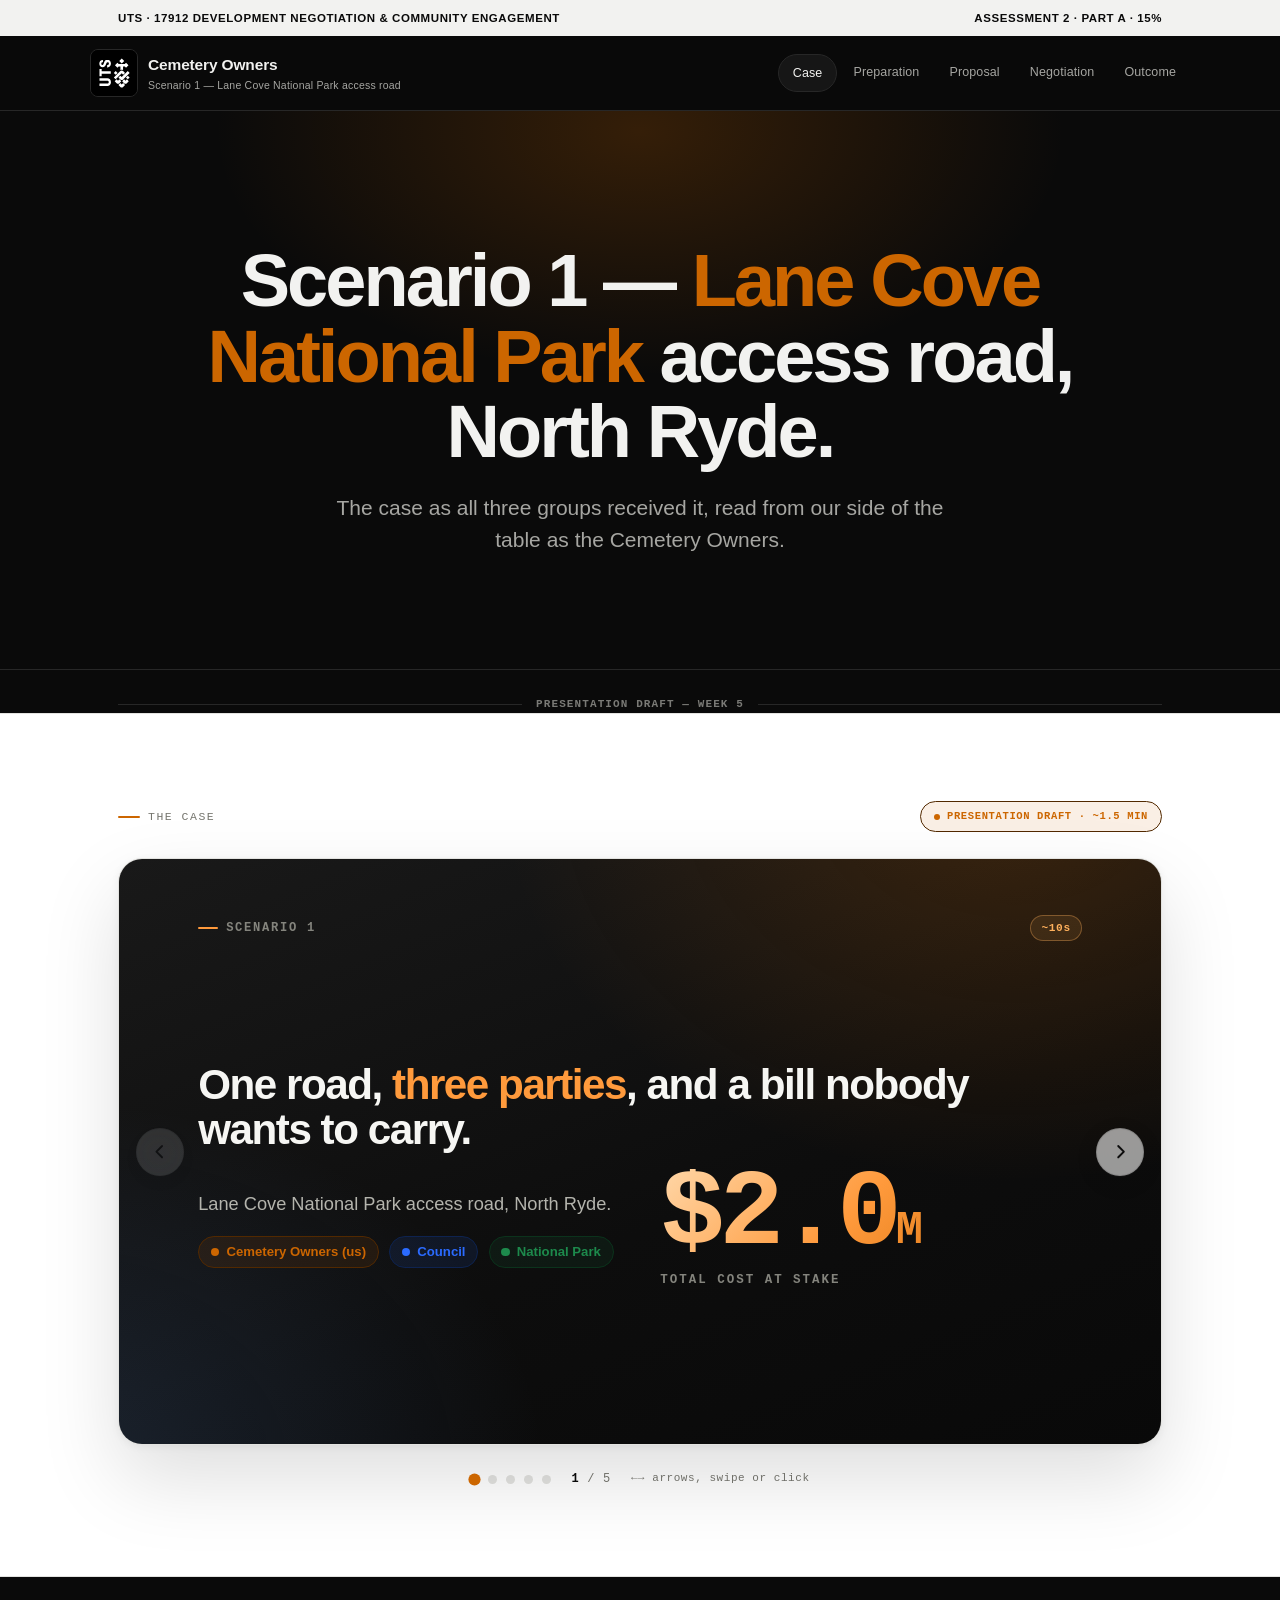
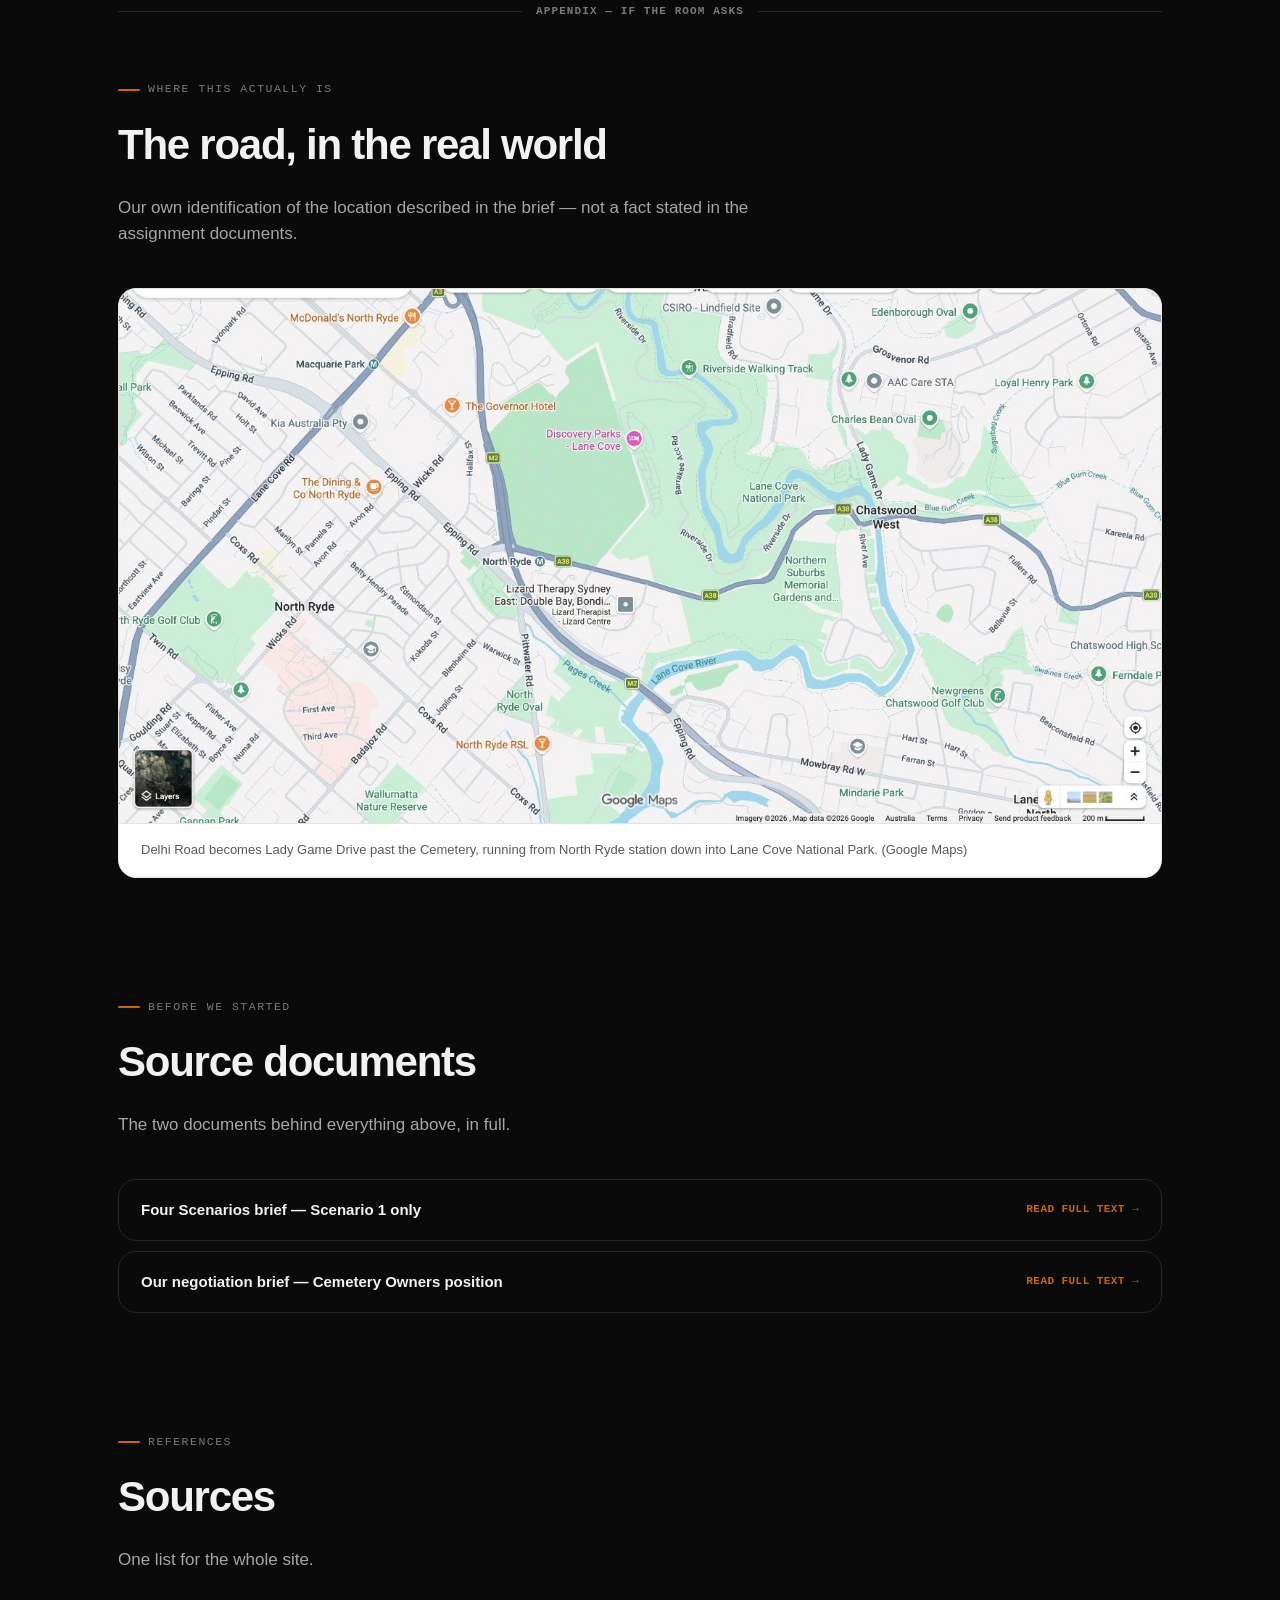
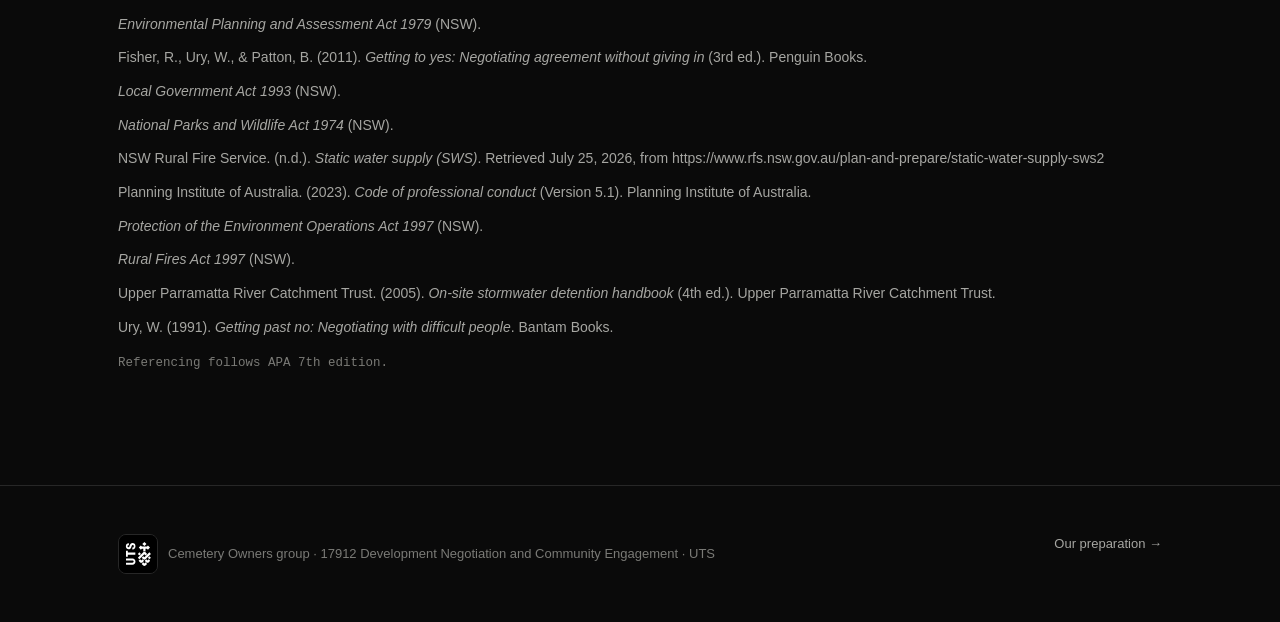
<file: index.html>
<!doctype html>
<html lang="en">
<head>
<meta charset="utf-8">
<meta name="viewport" content="width=device-width, initial-scale=1.0">
<title>Cemetery Owners — Scenario 1 Negotiation | 17912</title>
<meta name="description" content="UTS 17912 Development Negotiation and Community Engagement — Assessment 2 Part A. Cemetery Owners group negotiation project for Scenario 1: Lane Cove National Park access road, North Ryde.">
<link rel="stylesheet" href="assets/style.css">
</head>
<body>

<div class="course-strip">
  <div class="wrap">
    <span>UTS · 17912 Development Negotiation &amp; Community Engagement</span>
    <span>Assessment 2 · Part A · 15%</span>
  </div>
</div>

<header class="site">
  <div class="wrap nav-row">
    <a class="brand" href="index.html">
      <img src="assets/uts-logo.svg" alt="University of Technology Sydney logo" class="uts-logo uts-logo-header">
      <span>Cemetery Owners<small>Scenario 1 — Lane Cove National Park access road</small></span>
    </a>
    <button class="nav-toggle" aria-label="Toggle navigation">Menu ☰</button>
    <nav class="main">
      <a href="index.html" class="active">Case</a>
      <a href="preparation.html">Preparation</a>
      <a href="proposal.html">Proposal</a>
      <a href="negotiation.html">Negotiation</a>
      <a href="outcome.html">Outcome</a>
    </nav>
  </div>
</header>

<section class="hero center sec-title">
  <div class="wrap">
    <h1>Scenario 1 — <span style="color:var(--accent);">Lane Cove National Park</span> access road, North Ryde.</h1>
    <p class="lede">The case as all three groups received it, read from our side of the table as the Cemetery Owners.</p>
  </div>
</section>

<div class="group-divider">Presentation draft — Week 5</div>

<section class="sec-core deck-section">
  <div class="wrap">
    <div class="deck-head">
      <span class="kicker">The case</span>
      <span class="flow-tag core">Presentation draft · ~1.5 min</span>
    </div>

    <div class="deck" data-deck aria-roledescription="slide deck" aria-label="The case — presentation deck">
      <div class="deck-stage">
        <div class="deck-track">
          <article class="slide invert">
            <div class="slide-head">
              <span class="slide-kicker">Scenario 1</span>
              <span class="slide-time">~10s</span>
            </div>
            <div class="slide-body">
              <h2 class="slide-title">One road, <span class="hl">three parties</span>, and a bill nobody wants to carry.</h2>
              <div class="slide-split even">
                <div>
                  <p class="slide-lede">Lane Cove National Park access road, North Ryde.</p>
                  <div class="legend" style="margin-top:1.1em;">
                    <span class="party us">Cemetery Owners (us)</span>
                    <span class="party council">Council</span>
                    <span class="party park">National Park</span>
                  </div>
                </div>
                <div>
                  <div class="slide-bignum">$2.0<span class="unit">M</span></div>
                  <p class="slide-bigcap" style="margin-top:.9em;">total cost at stake</p>
                </div>
              </div>
            </div>
          </article>

          <article class="slide">
            <div class="slide-head">
              <span class="slide-kicker">Who's at the table</span>
              <span class="slide-time">~15s</span>
            </div>
            <div class="slide-body">
              <h2 class="slide-title">Three parties, one road</h2>
              <div class="slide-split even">
                <div>
                  <p class="slide-lede">A rail car park at the top, our Cemetery entrance halfway down, the Park entrance at the bottom. All three of us have to agree how the $2M fix gets split.</p>
                </div>
                <figure class="slide-figure">
                  <svg viewBox="0 0 380 236" role="img" aria-label="Schematic of the road running downhill: a rail commuter car park at the top, the Cemetery entrance halfway down, and Lane Cove National Park at the bottom. The road is wide and sealed to the Cemetery, then narrows.">
                    <defs>
                      <linearGradient id="hill" x1="0" y1="0" x2="0" y2="1">
                        <stop offset="0" stop-color="var(--diagram-soft)"/>
                        <stop offset="1" stop-color="var(--diagram-soft)" stop-opacity="0"/>
                      </linearGradient>
                      <linearGradient id="roadgrad" x1="0" y1="0" x2="1" y2="1">
                        <stop offset="0" stop-color="var(--diagram-line)"/>
                        <stop offset="1" stop-color="var(--diagram-mid)"/>
                      </linearGradient>
                    </defs>
                    <path d="M16 62 C 110 62, 150 96, 186 132 C 222 168, 262 194, 364 198 L 364 236 L 16 236 Z" fill="url(#hill)"/>
                    <path d="M16 62 C 110 62, 150 96, 186 132" fill="none" stroke="url(#roadgrad)" stroke-width="21" stroke-linecap="round"/>
                    <path d="M16 62 C 110 62, 150 96, 186 132" fill="none" stroke="#ffffff" stroke-width="2" stroke-dasharray="9 12" stroke-linecap="round"/>
                    <path d="M186 132 C 222 168, 262 194, 364 198" fill="none" stroke="var(--diagram-mid)" stroke-width="8" stroke-linecap="round" stroke-dasharray="3 5"/>
                    <circle cx="16" cy="62" r="10" fill="var(--council)" stroke="#fff" stroke-width="3.5"/>
                    <circle cx="186" cy="132" r="10" fill="var(--accent)" stroke="#fff" stroke-width="3.5"/>
                    <circle cx="364" cy="198" r="10" fill="var(--park)" stroke="#fff" stroke-width="3.5"/>
                    <text x="34" y="52" font-size="12" font-weight="700" fill="var(--s-fg)">Rail commuter car park</text>
                    <text x="34" y="66" font-size="10.5" fill="var(--s-faint)">top of the hill · metered</text>
                    <text x="204" y="126" font-size="12" font-weight="700" fill="var(--s-fg)">Cemetery entrance</text>
                    <text x="204" y="140" font-size="10.5" fill="var(--s-faint)">halfway down — us</text>
                    <text x="352" y="222" font-size="12" font-weight="700" fill="var(--s-fg)" text-anchor="end">Lane Cove National Park</text>
                    <text x="112" y="108" font-size="10" font-weight="700" fill="var(--diagram)" text-anchor="middle">wide, sealed</text>
                    <text x="266" y="164" font-size="10" font-weight="700" fill="var(--diagram)" text-anchor="middle">narrow · no footpath</text>
                  </svg>
                </figure>
              </div>
            </div>
          </article>

          <article class="slide">
            <div class="slide-head">
              <span class="slide-kicker">The scenario</span>
              <span class="slide-time">~20s</span>
            </div>
            <div class="slide-body">
              <h2 class="slide-title">Past our entrance, the road falls apart</h2>
              <div class="slide-iconcards">
                <div class="slide-iconcard">
                  <span class="ic"><svg viewBox="0 0 24 24" fill="none" stroke="currentColor" stroke-width="1.9" stroke-linecap="round" stroke-linejoin="round" aria-hidden="true"><circle cx="13" cy="4.2" r="1.8"/><path d="M12.4 21.5 13 15l-2.5-2.4.8-4.1 3.1 1.4 1.9 2.6 2.2.8"/><path d="M10.6 8.5 8 10.2l-.9 3"/><path d="M13 15l-3.4 2.1L7 21.5"/></svg></span>
                  <h3>No footpath</h3>
                  <p>Walkers heading to the Park use the road itself, alongside traffic.</p>
                </div>
                <div class="slide-iconcard">
                  <span class="ic"><svg viewBox="0 0 24 24" fill="none" stroke="currentColor" stroke-width="1.9" stroke-linecap="round" stroke-linejoin="round" aria-hidden="true"><path d="M12 3c0 3-4 4-4 8a4 4 0 0 0 8 0c0-2-1-3-1-3s3 1 3 5a6 6 0 0 1-12 0c0-6 6-6 6-10z"/></svg></span>
                  <h3>Bushfire risk</h3>
                  <p>Too narrow for two fire trucks to pass — an evacuation risk the Park has raised for years.</p>
                </div>
                <div class="slide-iconcard">
                  <span class="ic"><svg viewBox="0 0 24 24" fill="none" stroke="currentColor" stroke-width="1.9" stroke-linecap="round" stroke-linejoin="round" aria-hidden="true"><path d="M12 2.7 6.8 9.6a6.5 6.5 0 1 0 10.4 0z"/><path d="M9.4 14.5a2.8 2.8 0 0 0 2.6 2"/></svg></span>
                  <h3>Stormwater</h3>
                  <p>Run-off carries weeds, sediment and pollutants down into the Park.</p>
                </div>
              </div>
              <p class="slide-note">Fixing all of it costs $2 million.</p>
            </div>
          </article>

          <article class="slide">
            <div class="slide-head">
              <span class="slide-kicker">Budget</span>
              <span class="slide-time">~20s</span>
            </div>
            <div class="slide-body">
              <h2 class="slide-title">What the fix costs</h2>
              <div class="slide-donut">
                <svg viewBox="0 0 120 120" role="img" aria-label="Donut chart of the $2 million budget: road widening and footpath $1.2M (60%), stormwater improvements $0.5M (25%), parking meters $0.3M (15%).">
                  <circle cx="60" cy="60" r="44" fill="none" stroke="var(--s-soft)" stroke-width="16"/>
                  <path class="donut-seg" style="--len:165.9;" d="M 60 16 A 44 44 0 1 1 34.14 95.60" fill="none" stroke="var(--diagram)" stroke-width="16" stroke-linecap="butt" stroke-dasharray="165.9 400" stroke-dashoffset="0"/>
                  <path class="donut-seg" style="--len:69.1;" d="M 34.14 95.60 A 44 44 0 0 1 24.40 34.14" fill="none" stroke="var(--diagram-mid)" stroke-width="16" stroke-linecap="butt" stroke-dasharray="69.1 400" stroke-dashoffset="0"/>
                  <path class="donut-seg" style="--len:41.5;" d="M 24.40 34.14 A 44 44 0 0 1 60 16" fill="none" stroke="#a9bcd6" stroke-width="16" stroke-linecap="butt" stroke-dasharray="41.5 400" stroke-dashoffset="0"/>
                  <text class="d-hole" x="60" y="58" font-size="17" text-anchor="middle">$2.0M</text>
                  <text class="d-sub" x="60" y="72" font-size="8" letter-spacing="1.2" text-anchor="middle">TOTAL</text>
                </svg>
                <div class="slide-legend">
                  <div class="lg-row">
                    <i style="background:var(--diagram);"></i>
                    <span class="lg-t">Road widening, resurfacing, footpath <small>Bushfire evacuation and pedestrian safety — mainly the Park and the public</small></span>
                    <span class="lg-v">$1.2M</span>
                  </div>
                  <div class="lg-row">
                    <i style="background:var(--diagram-mid);"></i>
                    <span class="lg-t">Stormwater improvements <small>Park ecology — and the disputed one</small></span>
                    <span class="lg-v">$0.5M</span>
                  </div>
                  <div class="lg-row">
                    <i style="background:#a9bcd6;"></i>
                    <span class="lg-t">Parking meters, lower section <small>Regulated commuter parking — Council revenue and amenity</small></span>
                    <span class="lg-v">$0.3M</span>
                  </div>
                </div>
              </div>
            </div>
          </article>

          <article class="slide invert">
            <div class="slide-head">
              <span class="slide-kicker">The negotiation task</span>
              <span class="slide-time">~20s</span>
            </div>
            <div class="slide-body">
              <h2 class="slide-title">Agree a joint fix — and <span class="hl">how to share it</span></h2>
              <div class="slide-flow">
                <div class="slide-flowstep">
                  <span class="fs-n">Problem 01</span>
                  <h3>Bushfire risk</h3>
                  <p>Widen the narrow section so two fire trucks can pass.</p>
                </div>
                <div class="slide-flowstep">
                  <span class="fs-n">Problem 02</span>
                  <h3>Unregulated parking</h3>
                  <p>Control the commuter parking that makes it worse.</p>
                </div>
                <div class="slide-flowstep">
                  <span class="fs-n">Problem 03</span>
                  <h3>Stormwater pollution</h3>
                  <p>Stop the run-off damaging the Park's ecology.</p>
                </div>
              </div>
              <p class="slide-lede">No party benefits equally from all three — and nobody agrees whose run-off it is. Agree the cause and the split follows; argue the cause and every dollar is contestable.</p>
            </div>
          </article>

        </div>
        <button class="deck-nav prev" type="button" aria-label="Previous slide"><svg viewBox="0 0 24 24" fill="none" stroke="currentColor" stroke-width="2.4" stroke-linecap="round" stroke-linejoin="round" aria-hidden="true"><path d="M15 5l-7 7 7 7"/></svg></button>
        <button class="deck-nav next" type="button" aria-label="Next slide"><svg viewBox="0 0 24 24" fill="none" stroke="currentColor" stroke-width="2.4" stroke-linecap="round" stroke-linejoin="round" aria-hidden="true"><path d="M9 5l7 7-7 7"/></svg></button>
      </div>
      <div class="deck-foot">
        <div class="deck-dots" role="tablist" aria-label="Slides"></div>
        <p class="deck-count"><b data-deck-cur>1</b> / <span data-deck-total>5</span></p>
        <span class="deck-hint">arrows, swipe or click</span>
      </div>
    </div>
  </div>
</section>

<div class="group-divider">Appendix — if the room asks</div>

<section class="tight sec-ref">
  <div class="wrap">
    <div class="section-head">
      <span class="kicker">Where this actually is</span>
      <h2>The road, in the real world</h2>
      <p class="section-sub">Our own identification of the location described in the brief — not a fact stated in the assignment documents.</p>
    </div>
    <figure class="hero-media">
      <img src="assets/lane-cove-map.jpg" alt="Map of North Ryde showing Delhi Road running from North Ryde station, past the Northern Suburbs Memorial Gardens and Crematorium, to the Lady Game Drive entrance of Lane Cove National Park.">
      <figcaption>Delhi Road becomes Lady Game Drive past the Cemetery, running from North Ryde station down into Lane Cove National Park. <span class="small">(Google Maps)</span></figcaption>
    </figure>
  </div>
</section>

<section class="tight sec-ref" id="documents">
  <div class="wrap">
    <div class="section-head">
      <span class="kicker">Before we started</span>
      <h2>Source documents</h2>
      <p class="section-sub">The two documents behind everything above, in full.</p>
    </div>
    <div class="doc-list">
      <details class="doc">
        <summary>Four Scenarios brief — Scenario 1 only</summary>
        <div class="doc-body">
          <p class="small mono" style="margin-top:0;">Parties involved: Council · Privately operated Cemetery · Lane Cove National Park</p>
          <h4>Scenario</h4>
          <p>A council-owned local road leads down the hill from its junction with a main RMS-owned road to the entrance of Lane Cove National Park (approximately 2/3rds km). A heavy rail station (part of the Epping Chatswood Rail Link) is located at the top of the hill, on the main RMS-owned road. This means that train commuters now use the section of the council road towards the top of the hill as a car park.</p>
          <p>Council has installed parking meters for the upper section of the road. Halfway down the hill on the left is the public entrance road to a large, privately operated Cemetery. The council road is wide and well-maintained all the way down to the Cemetery entrance. After passing the Cemetery entrance, however, the road narrows considerably and is in poor condition, with large ruts, puddles, poor drainage, and no footpath. This means that people walking to/from the National Park have to walk in the road. Some rail commuters park downhill from the Cemetery entrance, but it is poorly regulated and "higgledy-piggledy".</p>
          <p>For several years, the National Park has been concerned that in the event of a bushfire, there would be insufficient width on the narrow section of the council road for two fire trucks to pass. The unregulated commuter car parking exacerbates this problem. This is a substantial risk to the National Park, its caravan/campsite and any visitors who might not be able to evacuate in the event of a serious bushfire (as was experienced in the National Park in the early 1990's). To make matters worse, stormwater run-off from the Cemetery conveys weeds, sediment and other pollutants into the Park, which damages its ecology. The National Park is keen to widen the poor section of road to mitigate bushfire risk, better control parking, and address stormwater pollution. To achieve these improvements, the National Park needs cooperation from the Cemetery and Council.</p>
          <h4>Costs</h4>
          <div class="table-wrap">
          <table class="styled">
            <thead><tr><th>Item</th><th>Cost</th></tr></thead>
            <tbody>
              <tr><td>Road widening/resurfacing/new footpath</td><td class="mono">$1.2 mil</td></tr>
              <tr><td>Parking meters</td><td class="mono">$0.3 mil</td></tr>
              <tr><td>Stormwater improvements</td><td class="mono">$0.5 mil</td></tr>
              <tr><td><strong>Total</strong></td><td class="mono"><strong>$2 mil</strong></td></tr>
            </tbody>
          </table>
          </div>
          <h4>Negotiation task</h4>
          <p>The parties need to agree to work together and develop a joint approach that equitably shares the costs and benefits associated with a long-term solution to the bushfire risk, unregulated parking, and stormwater pollution.</p>
          <p class="small" style="margin-top:16px;"><em>Source: four-scenarios-development-negotiation.pdf (UTS Canvas, subject 17912) — Scenario 1 only.</em></p>
        </div>
      </details>
      <details class="doc">
        <summary>Our negotiation brief — Cemetery Owners position</summary>
        <div class="doc-body">
          <h4>Challenges</h4>
          <ul class="tick">
            <li>Believes the Council should fix the stormwater pollution problem by upgrading road drainage.</li>
            <li>Doesn't want to bear the full cost for the stormwater works.</li>
            <li>Denies National Park's claim that stormwater runoff from the cemetery is causing weed and sediment problems. Believes that general runoff down the road is a major part of the pollution problem, which strengthens its case that it is the Council's responsibility to fix it up.</li>
          </ul>
          <h4>Opportunities</h4>
          <ul class="tick">
            <li>Knows that the Council might eventually force it to upgrade its stormwater system at its own cost and likes the idea of sharing the cost three ways.</li>
            <li>Could potentially establish a stormwater detention pond on site, which could provide irrigation water for Cemetery lawns, thereby reducing reticulated water costs.</li>
          </ul>
          <p class="small" style="margin-top:16px;"><em>Source: scenario-1-lane-cove-national-park-cemetery-owners.docx — our negotiation brief, subject 17912.</em></p>
        </div>
      </details>
    </div>
  </div>
</section>

<section class="tight sec-ref" id="sources">
  <div class="wrap">
    <div class="section-head">
      <span class="kicker">References</span>
      <h2>Sources</h2>
      <p class="section-sub">One list for the whole site.</p>
    </div>
    <ul class="ref-list">
      <li><em>Environmental Planning and Assessment Act 1979</em> (NSW).</li>
      <li>Fisher, R., Ury, W., &amp; Patton, B. (2011). <em>Getting to yes: Negotiating agreement without giving in</em> (3rd ed.). Penguin Books.</li>
      <li><em>Local Government Act 1993</em> (NSW).</li>
      <li><em>National Parks and Wildlife Act 1974</em> (NSW).</li>
      <li>NSW Rural Fire Service. (n.d.). <em>Static water supply (SWS)</em>. Retrieved July 25, 2026, from https://www.rfs.nsw.gov.au/plan-and-prepare/static-water-supply-sws2</li>
      <li>Planning Institute of Australia. (2023). <em>Code of professional conduct</em> (Version 5.1). Planning Institute of Australia.</li>
      <li><em>Protection of the Environment Operations Act 1997</em> (NSW).</li>
      <li><em>Rural Fires Act 1997</em> (NSW).</li>
      <li>Upper Parramatta River Catchment Trust. (2005). <em>On-site stormwater detention handbook</em> (4th ed.). Upper Parramatta River Catchment Trust.</li>
      <li>Ury, W. (1991). <em>Getting past no: Negotiating with difficult people</em>. Bantam Books.</li>
    </ul>
    <p class="ref-note">Referencing follows APA 7th edition.</p>
  </div>
</section>

<footer class="site">
  <div class="wrap">
    <div class="footer-brand">
      <img src="assets/uts-logo.svg" alt="University of Technology Sydney logo" class="uts-logo uts-logo-footer">
      <span>Cemetery Owners group · 17912 Development Negotiation and Community Engagement · UTS</span>
    </div>
    <div><a href="preparation.html">Our preparation →</a></div>
  </div>
</footer>

<script src="assets/script.js"></script>
</body>
</html>
</file>
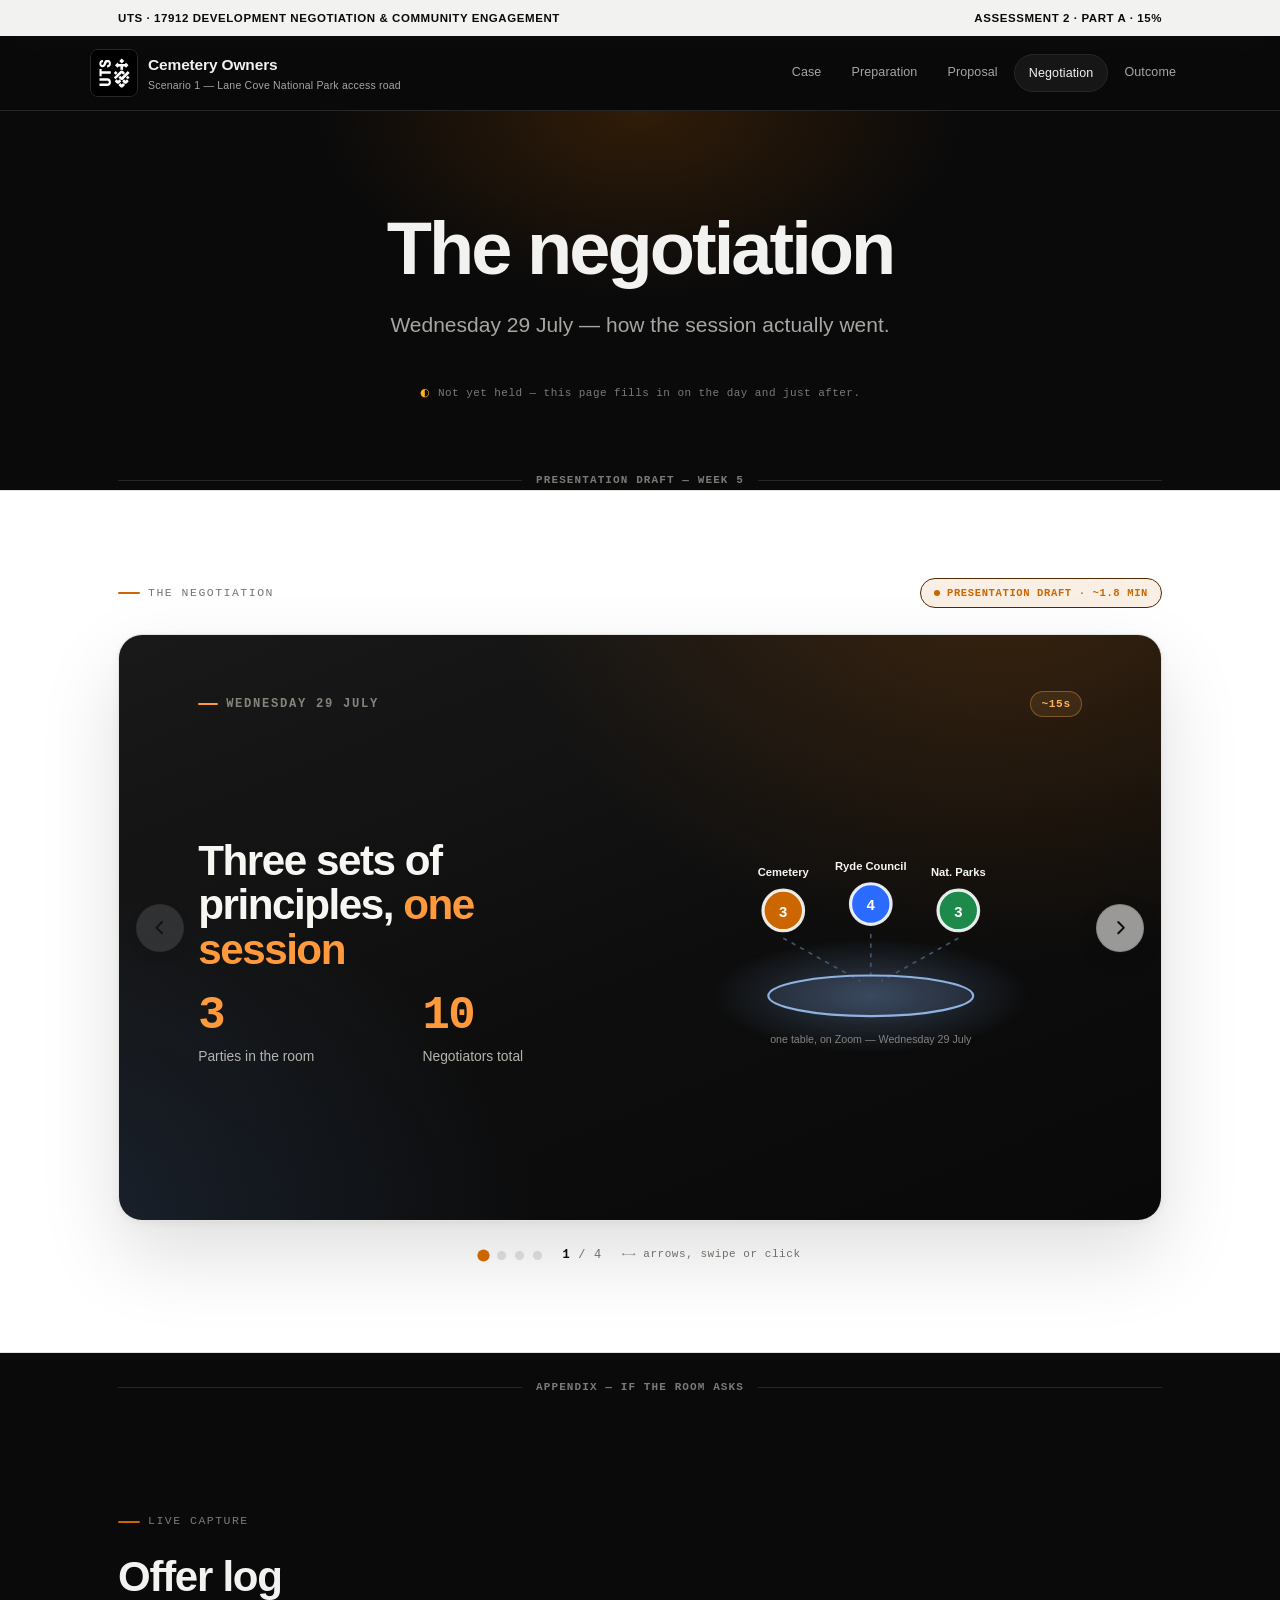
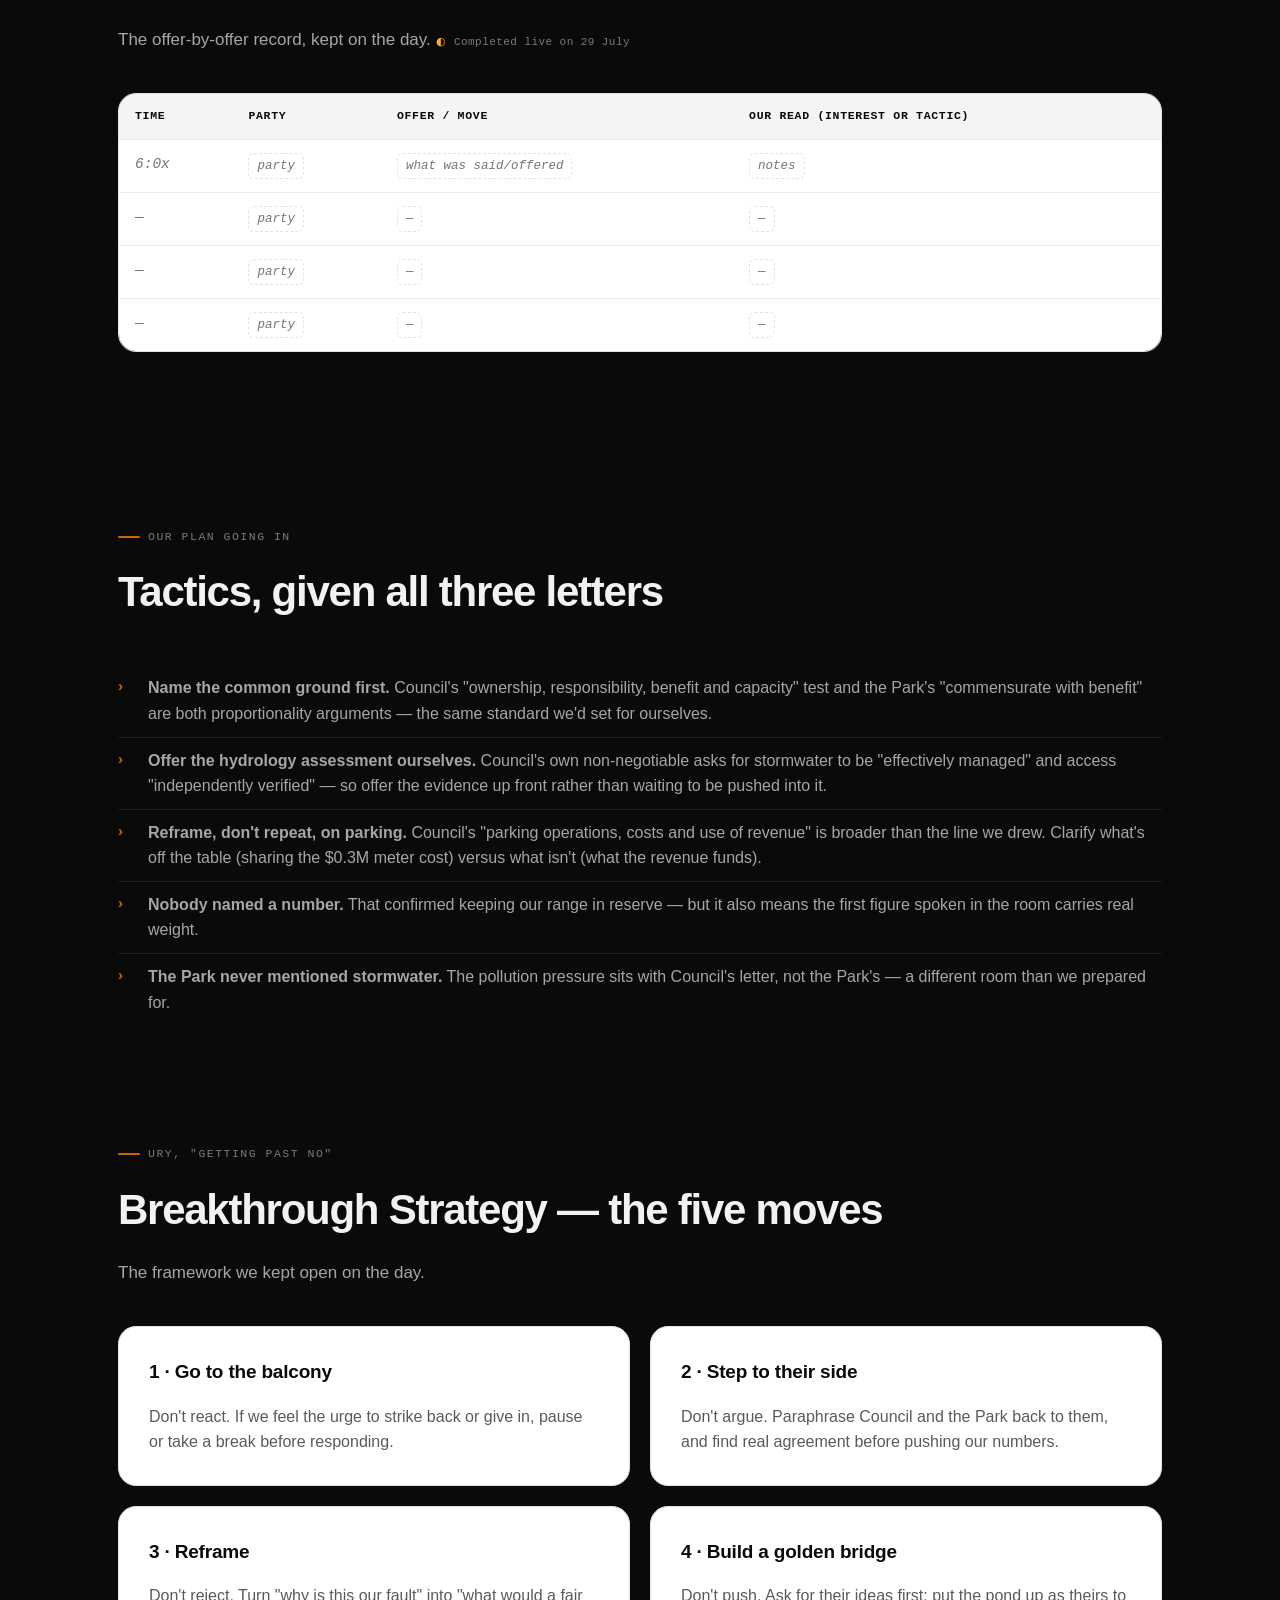
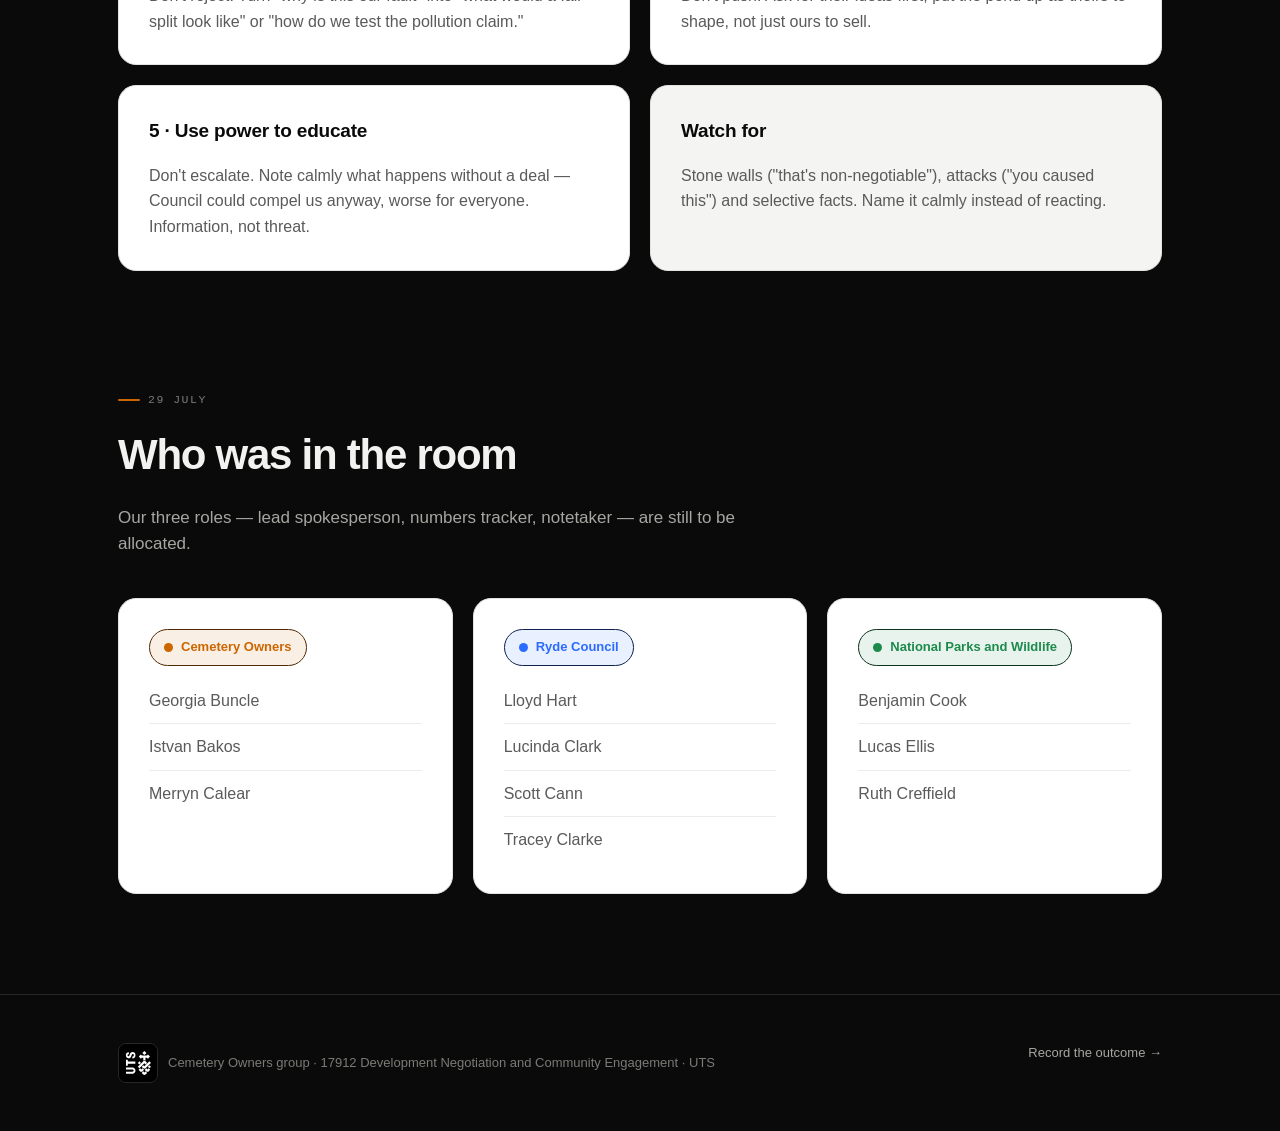
<file: negotiation.html>
<!doctype html>
<html lang="en">
<head>
<meta charset="utf-8">
<meta name="viewport" content="width=device-width, initial-scale=1.0">
<title>The Negotiation | Cemetery Owners Negotiation</title>
<link rel="stylesheet" href="assets/style.css">
</head>
<body>

<div class="course-strip">
  <div class="wrap">
    <span>UTS · 17912 Development Negotiation &amp; Community Engagement</span>
    <span>Assessment 2 · Part A · 15%</span>
  </div>
</div>

<header class="site">
  <div class="wrap nav-row">
    <a class="brand" href="index.html">
      <img src="assets/uts-logo.svg" alt="University of Technology Sydney logo" class="uts-logo uts-logo-header">
      <span>Cemetery Owners<small>Scenario 1 — Lane Cove National Park access road</small></span>
    </a>
    <button class="nav-toggle" aria-label="Toggle navigation">Menu ☰</button>
    <nav class="main">
      <a href="index.html">Case</a>
      <a href="preparation.html">Preparation</a>
      <a href="proposal.html">Proposal</a>
      <a href="negotiation.html" class="active">Negotiation</a>
      <a href="outcome.html">Outcome</a>
    </nav>
  </div>
</header>

<section class="page-head sec-title">
<div class="wrap">
  <h1>The negotiation</h1>
  <p class="lede">Wednesday 29 July — how the session actually went.</p>
  <p class="status-note" style="margin-top:8px;">Not yet held — this page fills in on the day and just after.</p>
</div>
</section>

<div class="group-divider">Presentation draft — Week 5</div>

<section class="sec-core deck-section">
  <div class="wrap">
    <div class="deck-head">
      <span class="kicker">The negotiation</span>
      <span class="flow-tag core">Presentation draft · ~1.8 min</span>
    </div>

    <div class="deck" data-deck aria-roledescription="slide deck" aria-label="The negotiation — presentation deck">
      <div class="deck-stage">
        <div class="deck-track">
          <article class="slide invert">
            <div class="slide-head">
              <span class="slide-kicker">Wednesday 29 July</span>
              <span class="slide-time">~15s</span>
            </div>
            <div class="slide-body">
              <div class="slide-split even">
                <div>
                  <h2 class="slide-title">Three sets of principles, <span class="hl">one session</span></h2>
                  <div class="slide-stats" style="margin-top:1.3em;">
                    <div class="slide-stat"><div class="n">3</div><div class="label">Parties in the room</div></div>
                    <div class="slide-stat"><div class="n">10</div><div class="label">Negotiators total</div></div>
                  </div>
                </div>
                <figure class="slide-figure">
                  <svg viewBox="0 0 320 210" role="img" aria-label="Diagram: the Cemetery, Council and National Parks and Wildlife negotiating teams around one table on Zoom.">
                    <defs>
                      <radialGradient id="tableGlow" cx="50%" cy="50%" r="50%">
                        <stop offset="0" stop-color="var(--diagram-mid)" stop-opacity=".38"/>
                        <stop offset="1" stop-color="var(--diagram-mid)" stop-opacity="0"/>
                      </radialGradient>
                    </defs>
                    <ellipse cx="160" cy="146" rx="150" ry="54" fill="url(#tableGlow)"/>
                    <path d="M78 92 L150 132" stroke="var(--diagram-line)" stroke-width="1.6" stroke-dasharray="4 5"/>
                    <path d="M160 88 L160 130" stroke="var(--diagram-line)" stroke-width="1.6" stroke-dasharray="4 5"/>
                    <path d="M242 92 L170 132" stroke="var(--diagram-line)" stroke-width="1.6" stroke-dasharray="4 5"/>
                    <ellipse cx="160" cy="146" rx="96" ry="19" fill="var(--diagram-soft)" stroke="var(--diagram)" stroke-width="2"/>
                    <circle cx="78" cy="66" r="19" fill="var(--accent)" stroke="#fff" stroke-opacity=".9" stroke-width="3"/>
                    <text x="78" y="72" font-size="14" font-weight="700" fill="#fff" text-anchor="middle">3</text>
                    <circle cx="160" cy="60" r="19" fill="var(--council)" stroke="#fff" stroke-opacity=".9" stroke-width="3"/>
                    <text x="160" y="66" font-size="14" font-weight="700" fill="#fff" text-anchor="middle">4</text>
                    <circle cx="242" cy="66" r="19" fill="var(--park)" stroke="#fff" stroke-opacity=".9" stroke-width="3"/>
                    <text x="242" y="72" font-size="14" font-weight="700" fill="#fff" text-anchor="middle">3</text>
                    <text x="78" y="34" font-size="10.5" font-weight="700" fill="var(--s-fg)" text-anchor="middle">Cemetery</text>
                    <text x="160" y="28" font-size="10.5" font-weight="700" fill="var(--s-fg)" text-anchor="middle">Ryde Council</text>
                    <text x="242" y="34" font-size="10.5" font-weight="700" fill="var(--s-fg)" text-anchor="middle">Nat. Parks</text>
                    <text x="160" y="190" font-size="10" fill="var(--s-faint)" text-anchor="middle">one table, on Zoom — Wednesday 29 July</text>
                  </svg>
                </figure>
              </div>
            </div>
          </article>

          <article class="slide">
            <div class="slide-head">
              <span class="slide-kicker">How the session moved</span>
              <span class="slide-time">~45s</span>
            </div>
            <div class="slide-body">
              <h2 class="slide-title">From opening positions to a split</h2>
              <p class="slide-status">Written up straight after 29 July, from the offer log below</p>
              <div class="slide-flow">
                <div class="slide-flowstep">
                  <span class="fs-n">Stage 01</span>
                  <h3>Opening</h3>
                  <p class="fillable">How each party opened, and whether anyone moved off principle to a number.</p>
                </div>
                <div class="slide-flowstep">
                  <span class="fs-n">Stage 02</span>
                  <h3>The turn</h3>
                  <p class="fillable">The moment the conversation changed direction — whose move, and what it was.</p>
                </div>
                <div class="slide-flowstep">
                  <span class="fs-n">Stage 03</span>
                  <h3>Where it landed</h3>
                  <p class="fillable">The shape of the deal by the end of the session.</p>
                </div>
              </div>
            </div>
          </article>

          <article class="slide">
            <div class="slide-head">
              <span class="slide-kicker">Straight after the session</span>
              <span class="slide-time">~25s</span>
            </div>
            <div class="slide-body">
              <h2 class="slide-title">What stuck</h2>
              <p class="slide-status">Fills in after 29 July</p>
              <div class="slide-panels">
                <div class="slide-panel">
                  <h3>Sticking point</h3>
                  <p class="fillable">What we got stuck on, and why.</p>
                </div>
                <div class="slide-panel">
                  <h3>Where it came from</h3>
                  <p class="fillable">Whose interest was underneath it — and whether either side had a standard to point at.</p>
                </div>
              </div>
            </div>
          </article>

          <article class="slide invert">
            <div class="slide-head">
              <span class="slide-kicker">Straight after the session</span>
              <span class="slide-time">~25s</span>
            </div>
            <div class="slide-body">
              <h2 class="slide-title">What <span class="hl">broke through</span></h2>
              <p class="slide-status">Fills in after 29 July</p>
              <div class="slide-panels">
                <div class="slide-panel us">
                  <h3>The move that worked</h3>
                  <p class="fillable">What actually shifted the room — which tactic, whose idea, what change of framing.</p>
                </div>
              </div>
            </div>
          </article>

        </div>
        <button class="deck-nav prev" type="button" aria-label="Previous slide"><svg viewBox="0 0 24 24" fill="none" stroke="currentColor" stroke-width="2.4" stroke-linecap="round" stroke-linejoin="round" aria-hidden="true"><path d="M15 5l-7 7 7 7"/></svg></button>
        <button class="deck-nav next" type="button" aria-label="Next slide"><svg viewBox="0 0 24 24" fill="none" stroke="currentColor" stroke-width="2.4" stroke-linecap="round" stroke-linejoin="round" aria-hidden="true"><path d="M9 5l7 7-7 7"/></svg></button>
      </div>
      <div class="deck-foot">
        <div class="deck-dots" role="tablist" aria-label="Slides"></div>
        <p class="deck-count"><b data-deck-cur>1</b> / <span data-deck-total>4</span></p>
        <span class="deck-hint">arrows, swipe or click</span>
      </div>
    </div>
  </div>
</section>

<div class="group-divider">Appendix — if the room asks</div>

<section class="sec-ref" id="offer-log">
  <div class="wrap">
    <div class="section-head">
      <span class="kicker">Live capture</span>
      <h2>Offer log</h2>
      <p class="section-sub">The offer-by-offer record, kept on the day. <span class="status-note">Completed live on 29 July</span></p>
    </div>
    <div class="table-wrap cols-4">
    <table class="styled">
      <thead><tr><th>Time</th><th>Party</th><th>Offer / move</th><th>Our read (interest or tactic)</th></tr></thead>
      <tbody>
        <tr><td class="mono fillable">6:0x</td><td class="fillable"><span class="tbd">party</span></td><td class="fillable"><span class="tbd">what was said/offered</span></td><td class="fillable"><span class="tbd">notes</span></td></tr>
        <tr><td class="mono fillable">—</td><td class="fillable"><span class="tbd">party</span></td><td class="fillable"><span class="tbd">—</span></td><td class="fillable"><span class="tbd">—</span></td></tr>
        <tr><td class="mono fillable">—</td><td class="fillable"><span class="tbd">party</span></td><td class="fillable"><span class="tbd">—</span></td><td class="fillable"><span class="tbd">—</span></td></tr>
        <tr><td class="mono fillable">—</td><td class="fillable"><span class="tbd">party</span></td><td class="fillable"><span class="tbd">—</span></td><td class="fillable"><span class="tbd">—</span></td></tr>
      </tbody>
    </table>
    </div>
  </div>
</section>

<section class="tight sec-ref" id="tactical-read">
  <div class="wrap">
    <div class="section-head">
      <span class="kicker">Our plan going in</span>
      <h2>Tactics, given all three letters</h2>
    </div>
    <ul class="tick">
      <li><strong>Name the common ground first.</strong> Council's "ownership, responsibility, benefit and capacity" test and the Park's "commensurate with benefit" are both proportionality arguments — the same standard we'd set for ourselves.</li>
      <li><strong>Offer the hydrology assessment ourselves.</strong> Council's own non-negotiable asks for stormwater to be "effectively managed" and access "independently verified" — so offer the evidence up front rather than waiting to be pushed into it.</li>
      <li><strong>Reframe, don't repeat, on parking.</strong> Council's "parking operations, costs and use of revenue" is broader than the line we drew. Clarify what's off the table (sharing the $0.3M meter cost) versus what isn't (what the revenue funds).</li>
      <li><strong>Nobody named a number.</strong> That confirmed keeping our range in reserve — but it also means the first figure spoken in the room carries real weight.</li>
      <li><strong>The Park never mentioned stormwater.</strong> The pollution pressure sits with Council's letter, not the Park's — a different room than we prepared for.</li>
    </ul>
  </div>
</section>

<section class="tight sec-ref">
  <div class="wrap">
    <div class="section-head">
      <span class="kicker">Ury, "Getting Past No"</span>
      <h2>Breakthrough Strategy — the five moves</h2>
      <p class="section-sub">The framework we kept open on the day.</p>
    </div>
    <div class="grid cols-2">
      <div class="card">
        <h3>1 · Go to the balcony</h3>
        <p>Don't react. If we feel the urge to strike back or give in, pause or take a break before responding.</p>
      </div>
      <div class="card">
        <h3>2 · Step to their side</h3>
        <p>Don't argue. Paraphrase Council and the Park back to them, and find real agreement before pushing our numbers.</p>
      </div>
      <div class="card">
        <h3>3 · Reframe</h3>
        <p>Don't reject. Turn "why is this our fault" into "what would a fair split look like" or "how do we test the pollution claim."</p>
      </div>
      <div class="card">
        <h3>4 · Build a golden bridge</h3>
        <p>Don't push. Ask for their ideas first; put the pond up as theirs to shape, not just ours to sell.</p>
      </div>
      <div class="card">
        <h3>5 · Use power to educate</h3>
        <p>Don't escalate. Note calmly what happens without a deal — Council could compel us anyway, worse for everyone. Information, not threat.</p>
      </div>
      <div class="card" style="background:var(--bg-alt);">
        <h3>Watch for</h3>
        <p>Stone walls ("that's non-negotiable"), attacks ("you caused this") and selective facts. Name it calmly instead of reacting.</p>
      </div>
    </div>
  </div>
</section>

<section class="tight sec-ref">
  <div class="wrap">
    <div class="section-head">
      <span class="kicker">29 July</span>
      <h2>Who was in the room</h2>
      <p class="section-sub">Our three roles — lead spokesperson, numbers tracker, notetaker — are still to be allocated.</p>
    </div>
    <div class="grid cols-3">
      <div class="card">
        <span class="party us" style="margin-bottom:12px;">Cemetery Owners</span>
        <ul class="plain">
          <li>Georgia Buncle</li>
          <li>Istvan Bakos</li>
          <li>Merryn Calear</li>
        </ul>
      </div>
      <div class="card">
        <span class="party council" style="margin-bottom:12px;">Ryde Council</span>
        <ul class="plain">
          <li>Lloyd Hart</li>
          <li>Lucinda Clark</li>
          <li>Scott Cann</li>
          <li>Tracey Clarke</li>
        </ul>
      </div>
      <div class="card">
        <span class="party park" style="margin-bottom:12px;">National Parks and Wildlife</span>
        <ul class="plain">
          <li>Benjamin Cook</li>
          <li>Lucas Ellis</li>
          <li>Ruth Creffield</li>
        </ul>
      </div>
    </div>
  </div>
</section>

<footer class="site">
  <div class="wrap">
    <div class="footer-brand">
      <img src="assets/uts-logo.svg" alt="University of Technology Sydney logo" class="uts-logo uts-logo-footer">
      <span>Cemetery Owners group · 17912 Development Negotiation and Community Engagement · UTS</span>
    </div>
    <div><a href="outcome.html">Record the outcome →</a></div>
  </div>
</footer>

<script src="assets/script.js"></script>
</body>
</html>
</file>
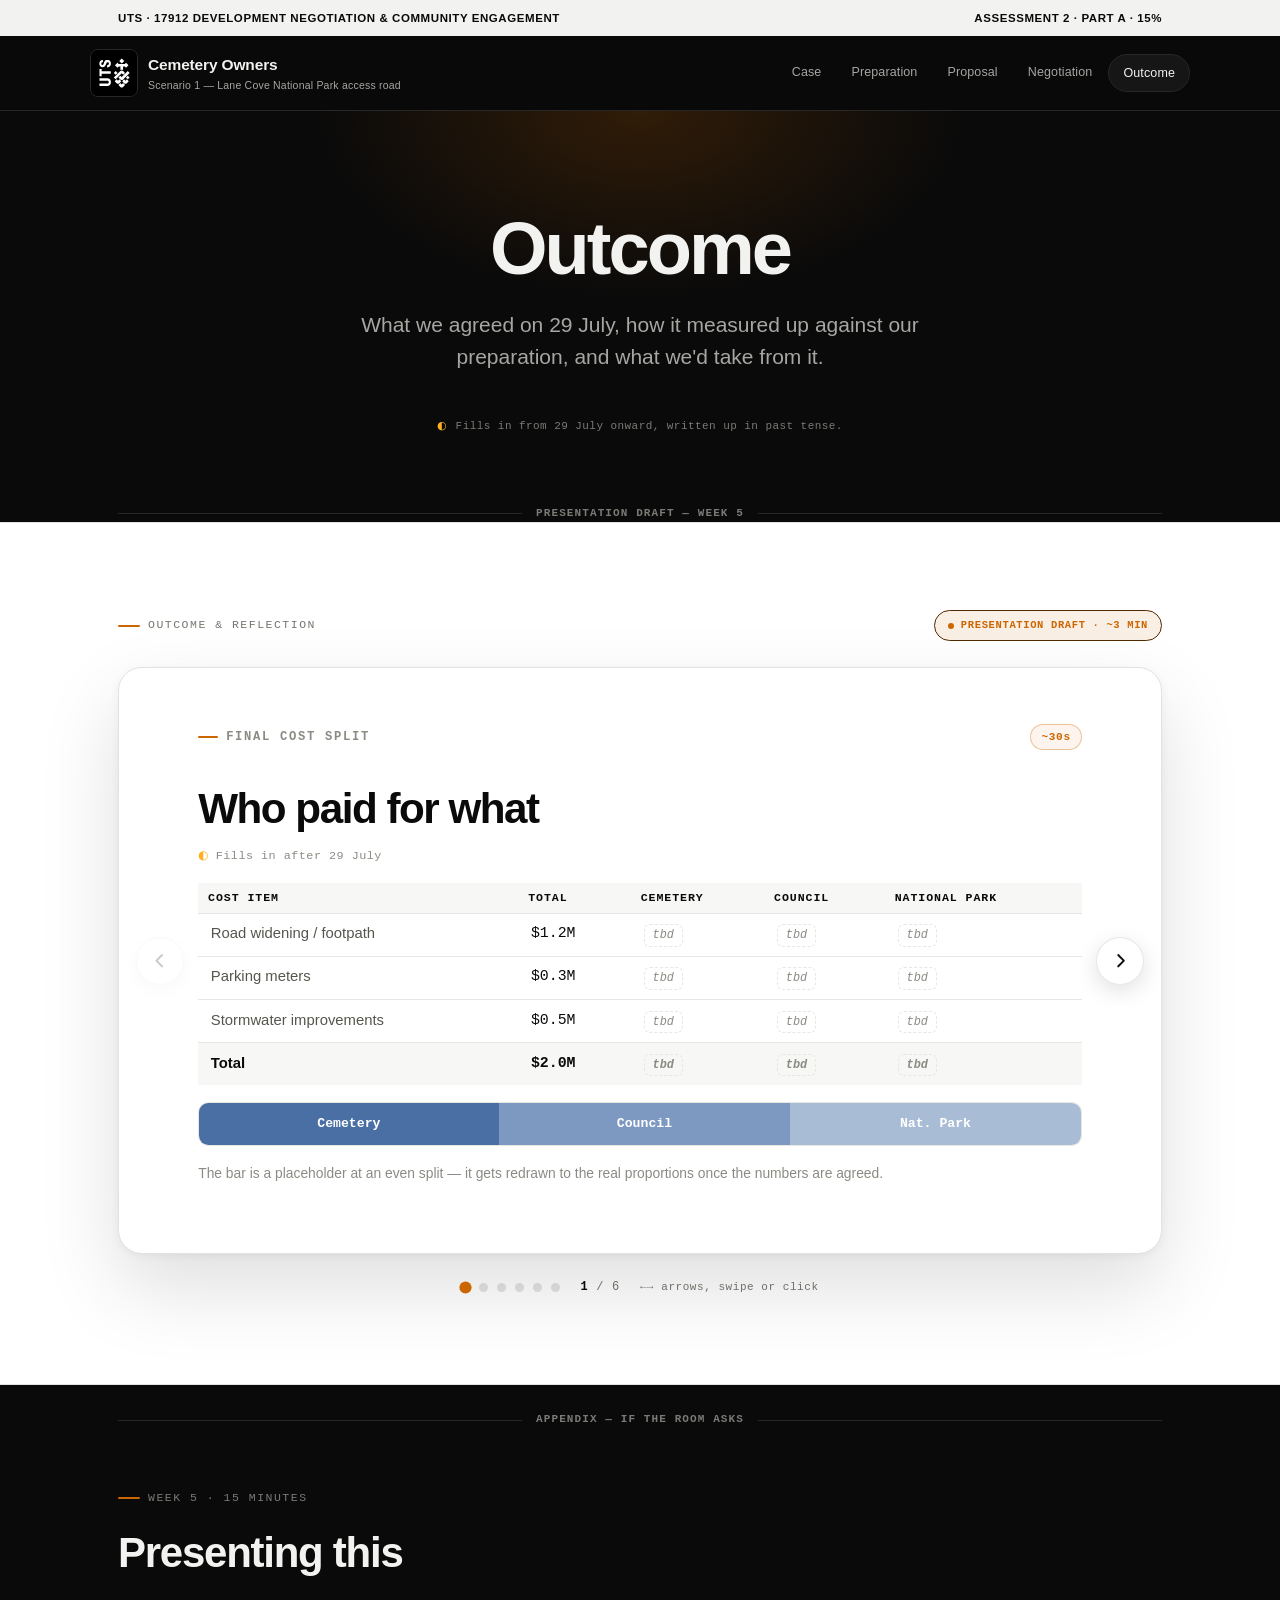
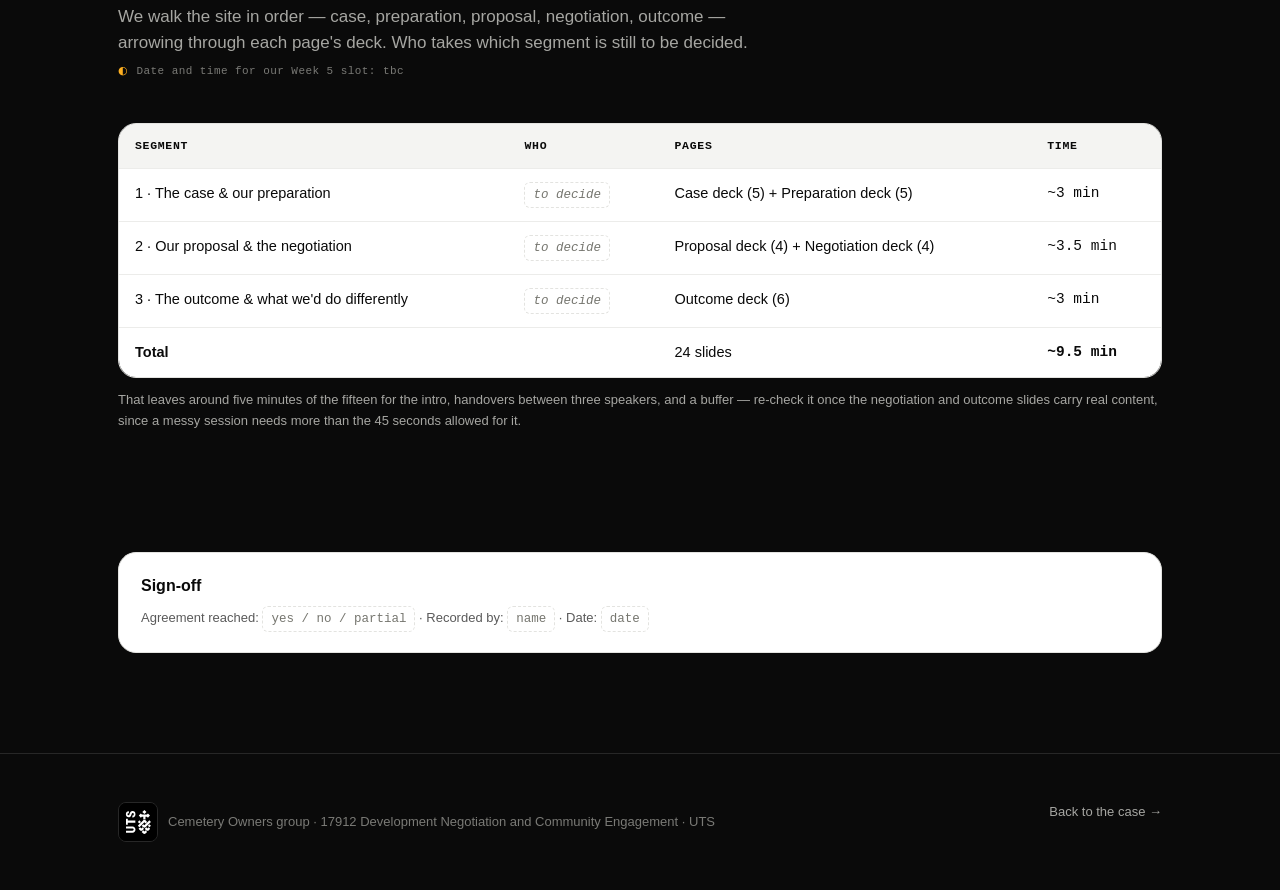
<file: outcome.html>
<!doctype html>
<html lang="en">
<head>
<meta charset="utf-8">
<meta name="viewport" content="width=device-width, initial-scale=1.0">
<title>Outcome | Cemetery Owners Negotiation</title>
<link rel="stylesheet" href="assets/style.css">
</head>
<body>

<div class="course-strip">
  <div class="wrap">
    <span>UTS · 17912 Development Negotiation &amp; Community Engagement</span>
    <span>Assessment 2 · Part A · 15%</span>
  </div>
</div>

<header class="site">
  <div class="wrap nav-row">
    <a class="brand" href="index.html">
      <img src="assets/uts-logo.svg" alt="University of Technology Sydney logo" class="uts-logo uts-logo-header">
      <span>Cemetery Owners<small>Scenario 1 — Lane Cove National Park access road</small></span>
    </a>
    <button class="nav-toggle" aria-label="Toggle navigation">Menu ☰</button>
    <nav class="main">
      <a href="index.html">Case</a>
      <a href="preparation.html">Preparation</a>
      <a href="proposal.html">Proposal</a>
      <a href="negotiation.html">Negotiation</a>
      <a href="outcome.html" class="active">Outcome</a>
    </nav>
  </div>
</header>

<section class="page-head sec-title">
<div class="wrap">
  <h1>Outcome</h1>
  <p class="lede">What we agreed on 29 July, how it measured up against our preparation, and what we'd take from it.</p>
  <p class="status-note" style="margin-top:8px;">Fills in from 29 July onward, written up in past tense.</p>
</div>
</section>

<div class="group-divider">Presentation draft — Week 5</div>

<section class="sec-core deck-section">
  <div class="wrap">
    <div class="deck-head">
      <span class="kicker">Outcome &amp; reflection</span>
      <span class="flow-tag core">Presentation draft · ~3 min</span>
    </div>

    <div class="deck" data-deck aria-roledescription="slide deck" aria-label="Outcome and reflection — presentation deck">
      <div class="deck-stage">
        <div class="deck-track">
          <article class="slide">
            <div class="slide-head">
              <span class="slide-kicker">Final cost split</span>
              <span class="slide-time">~30s</span>
            </div>
            <div class="slide-body">
              <h2 class="slide-title">Who paid for what</h2>
              <p class="slide-status">Fills in after 29 July</p>
              <div class="slide-tablewrap">
                <table class="slide-table">
                  <thead><tr><th>Cost item</th><th class="mono">Total</th><th class="mono">Cemetery</th><th class="mono">Council</th><th class="mono">National Park</th></tr></thead>
                  <tbody>
                    <tr><td>Road widening / footpath</td><td class="mono">$1.2M</td><td class="fillable"><span class="tbd">tbd</span></td><td class="fillable"><span class="tbd">tbd</span></td><td class="fillable"><span class="tbd">tbd</span></td></tr>
                    <tr><td>Parking meters</td><td class="mono">$0.3M</td><td class="fillable"><span class="tbd">tbd</span></td><td class="fillable"><span class="tbd">tbd</span></td><td class="fillable"><span class="tbd">tbd</span></td></tr>
                    <tr><td>Stormwater improvements</td><td class="mono">$0.5M</td><td class="fillable"><span class="tbd">tbd</span></td><td class="fillable"><span class="tbd">tbd</span></td><td class="fillable"><span class="tbd">tbd</span></td></tr>
                    <tr class="total"><td><strong>Total</strong></td><td class="mono">$2.0M</td><td class="fillable"><span class="tbd">tbd</span></td><td class="fillable"><span class="tbd">tbd</span></td><td class="fillable"><span class="tbd">tbd</span></td></tr>
                  </tbody>
                </table>
              </div>
              <div class="slide-bar" role="img" aria-label="Placeholder proportion bar for the agreed three-way split, to be filled in after the session.">
                <span class="b1" style="flex:0 0 34%;">Cemetery</span>
                <span class="b2" style="flex:0 0 33%;">Council</span>
                <span class="b3" style="flex:0 0 33%;">Nat. Park</span>
              </div>
              <p class="slide-note">The bar is a placeholder at an even split — it gets redrawn to the real proportions once the numbers are agreed.</p>
            </div>
          </article>

          <article class="slide">
            <div class="slide-head">
              <span class="slide-kicker">Beyond the dollars</span>
              <span class="slide-time">~20s</span>
            </div>
            <div class="slide-body">
              <h2 class="slide-title">What else we agreed</h2>
              <p class="slide-status">Fills in after 29 July</p>
              <div class="slide-iconcards two">
                <div class="slide-iconcard">
                  <span class="ic"><svg viewBox="0 0 24 24" fill="none" stroke="currentColor" stroke-width="1.9" stroke-linecap="round" stroke-linejoin="round" aria-hidden="true"><ellipse cx="12" cy="14" rx="9" ry="5"/><path d="M5 11c1.5-3 4-5 7-5s5.5 2 7 5"/></svg></span>
                  <h3>The pond</h3>
                  <p class="fillable">Detention pond and irrigation design — agreed, and on what terms?</p>
                </div>
                <div class="slide-iconcard">
                  <span class="ic"><svg viewBox="0 0 24 24" fill="none" stroke="currentColor" stroke-width="1.9" stroke-linecap="round" stroke-linejoin="round" aria-hidden="true"><path d="M9 3v6.5L4.6 17A2 2 0 0 0 6.3 20h11.4a2 2 0 0 0 1.7-3L15 9.5V3"/><path d="M8 3h8"/><path d="M7.5 14h9"/></svg></span>
                  <h3>The evidence</h3>
                  <p class="fillable">Independent hydrology assessment — commissioned by whom, by when?</p>
                </div>
                <div class="slide-iconcard">
                  <span class="ic"><svg viewBox="0 0 24 24" fill="none" stroke="currentColor" stroke-width="1.9" stroke-linecap="round" stroke-linejoin="round" aria-hidden="true"><rect x="3" y="5" width="18" height="16" rx="2.5"/><path d="M3 10h18M8 3v4M16 3v4"/></svg></span>
                  <h3>The staging</h3>
                  <p class="fillable">Any commitment on keeping Cemetery access open through the works?</p>
                </div>
                <div class="slide-iconcard">
                  <span class="ic"><svg viewBox="0 0 24 24" fill="none" stroke="currentColor" stroke-width="1.9" stroke-linecap="round" stroke-linejoin="round" aria-hidden="true"><path d="M14.5 5.5a4 4 0 0 0 5 5L21 9a6 6 0 0 1-8.4 6.9L6 22.5 3.5 20l6.6-6.6A6 6 0 0 1 17 5z"/></svg></span>
                  <h3>The upkeep</h3>
                  <p class="fillable">Who maintains what once it's built?</p>
                </div>
              </div>
            </div>
          </article>

          <article class="slide">
            <div class="slide-head">
              <span class="slide-kicker">Against our prep</span>
              <span class="slide-time">~30s</span>
            </div>
            <div class="slide-body">
              <h2 class="slide-title">Did we do better than walking away?</h2>
              <div class="slide-range">
                <div class="slide-rangerow aspire">
                  <span class="r-label">Aspired to<small>≤20% of the pond</small></span>
                  <span class="r-track"><span class="r-fill" style="--w:20%;"></span></span>
                  <span class="r-val">$100K</span>
                </div>
                <div class="slide-rangerow content">
                  <span class="r-label">Content with<small>an even three-way split</small></span>
                  <span class="r-track"><span class="r-fill" style="--w:33.4%;"></span></span>
                  <span class="r-val">$167K</span>
                </div>
                <div class="slide-rangerow limit">
                  <span class="r-label">Would live with<small>only with design control</small></span>
                  <span class="r-track"><span class="r-fill" style="--w:50%;"></span></span>
                  <span class="r-val">$250K</span>
                </div>
                <div class="slide-rangerow walk">
                  <span class="r-label">Our BATNA<small>compelled to fix it alone</small></span>
                  <span class="r-track"><span class="r-fill" style="--w:100%;"></span></span>
                  <span class="r-val">$500K</span>
                </div>
              </div>
              <div class="slide-panel us">
                <h3>Where we actually landed</h3>
                <p class="fillable">The agreed figure, marked against the range above — and whether it beat the BATNA on cost, on design control, or on both. <span class="tbd">tbd</span></p>
              </div>
            </div>
          </article>

          <article class="slide">
            <div class="slide-head">
              <span class="slide-kicker">Looking back</span>
              <span class="slide-time">~30s</span>
            </div>
            <div class="slide-body">
              <h2 class="slide-title">What worked</h2>
              <div class="slide-panels">
                <div class="slide-panel us">
                  <h3>Our tactics</h3>
                  <p class="fillable">Which ones actually landed — staying calm under pressure, listening before pushing numbers, offering the pond as theirs to shape rather than ours to sell.</p>
                </div>
                <div class="slide-panel us">
                  <h3>Our preparation</h3>
                  <p class="fillable">Which of the options we'd worked up did Council and the Park genuinely engage with?</p>
                </div>
              </div>
            </div>
          </article>

          <article class="slide">
            <div class="slide-head">
              <span class="slide-kicker">Looking back</span>
              <span class="slide-time">~30s</span>
            </div>
            <div class="slide-body">
              <h2 class="slide-title">What didn't — and why</h2>
              <p class="slide-lede">The core conflict was contested causation — who's really polluting — sitting on top of a shared-cost problem.</p>
              <div class="slide-panels">
                <div class="slide-panel">
                  <h3>The conflict</h3>
                  <p class="fillable">Did evidence settle it, or did it just get traded away?</p>
                </div>
                <div class="slide-panel">
                  <h3>Us</h3>
                  <p class="fillable">Where did we react instead of respond, hold a reserve position too long, or get out-negotiated?</p>
                </div>
              </div>
            </div>
          </article>

          <article class="slide invert">
            <div class="slide-head">
              <span class="slide-kicker">Looking back</span>
              <span class="slide-time">~35s</span>
            </div>
            <div class="slide-body">
              <h2 class="slide-title">Was the outcome <span class="hl">fair</span>?</h2>
              <div class="slide-split even">
                <div>
                  <p class="slide-lede">Fair to us isn't the same test as fair overall. The question is whether cost followed who caused the problem and who benefits — on evidence rather than assumption.</p>
                </div>
                <div class="slide-panels">
                  <div class="slide-panel us">
                    <h3>Our own judgement</h3>
                    <p class="fillable">Did protecting the Cemetery's finances make us push harder than a neutral planner would?</p>
                  </div>
                  <div class="slide-panel us">
                    <h3>Ethics</h3>
                    <p class="fillable">We opened by contesting the pollution evidence. Legitimate negotiating position, or avoiding an environmental impact in good faith?</p>
                  </div>
                </div>
              </div>
            </div>
          </article>

        </div>
        <button class="deck-nav prev" type="button" aria-label="Previous slide"><svg viewBox="0 0 24 24" fill="none" stroke="currentColor" stroke-width="2.4" stroke-linecap="round" stroke-linejoin="round" aria-hidden="true"><path d="M15 5l-7 7 7 7"/></svg></button>
        <button class="deck-nav next" type="button" aria-label="Next slide"><svg viewBox="0 0 24 24" fill="none" stroke="currentColor" stroke-width="2.4" stroke-linecap="round" stroke-linejoin="round" aria-hidden="true"><path d="M9 5l7 7-7 7"/></svg></button>
      </div>
      <div class="deck-foot">
        <div class="deck-dots" role="tablist" aria-label="Slides"></div>
        <p class="deck-count"><b data-deck-cur>1</b> / <span data-deck-total>6</span></p>
        <span class="deck-hint">arrows, swipe or click</span>
      </div>
    </div>
  </div>
</section>

<div class="group-divider">Appendix — if the room asks</div>

<section class="tight sec-ref">
  <div class="wrap">
    <div class="section-head">
      <span class="kicker">Week 5 · 15 minutes</span>
      <h2>Presenting this</h2>
      <p class="section-sub">We walk the site in order — case, preparation, proposal, negotiation, outcome — arrowing through each page's deck. Who takes which segment is still to be decided. <span class="status-note">Date and time for our Week 5 slot: tbc</span></p>
    </div>
    <div class="table-wrap">
    <table class="styled">
      <thead><tr><th>Segment</th><th>Who</th><th>Pages</th><th class="mono time">Time</th></tr></thead>
      <tbody>
        <tr><td>1 · The case &amp; our preparation</td><td class="fillable"><span class="tbd">to decide</span></td><td>Case deck (5) + Preparation deck (5)</td><td class="mono time">~3 min</td></tr>
        <tr><td>2 · Our proposal &amp; the negotiation</td><td class="fillable"><span class="tbd">to decide</span></td><td>Proposal deck (4) + Negotiation deck (4)</td><td class="mono time">~3.5 min</td></tr>
        <tr><td>3 · The outcome &amp; what we'd do differently</td><td class="fillable"><span class="tbd">to decide</span></td><td>Outcome deck (6)</td><td class="mono time">~3 min</td></tr>
        <tr><td><strong>Total</strong></td><td></td><td>24 slides</td><td class="mono time"><strong>~9.5 min</strong></td></tr>
      </tbody>
    </table>
    </div>
    <p class="small" style="margin-top:12px; margin-bottom:0;">That leaves around five minutes of the fifteen for the intro, handovers between three speakers, and a buffer — re-check it once the negotiation and outcome slides carry real content, since a messy session needs more than the 45 seconds allowed for it.</p>
  </div>
</section>

<section class="tight sec-ref">
  <div class="wrap">
    <div class="callout">
      <strong>Sign-off</strong>
      <p class="small" style="margin-top:8px; margin-bottom:0;">Agreement reached: <span class="tbd">yes / no / partial</span> · Recorded by: <span class="tbd">name</span> · Date: <span class="tbd">date</span></p>
    </div>
  </div>
</section>

<footer class="site">
  <div class="wrap">
    <div class="footer-brand">
      <img src="assets/uts-logo.svg" alt="University of Technology Sydney logo" class="uts-logo uts-logo-footer">
      <span>Cemetery Owners group · 17912 Development Negotiation and Community Engagement · UTS</span>
    </div>
    <div><a href="index.html">Back to the case →</a></div>
  </div>
</footer>

<script src="assets/script.js"></script>
</body>
</html>
</file>
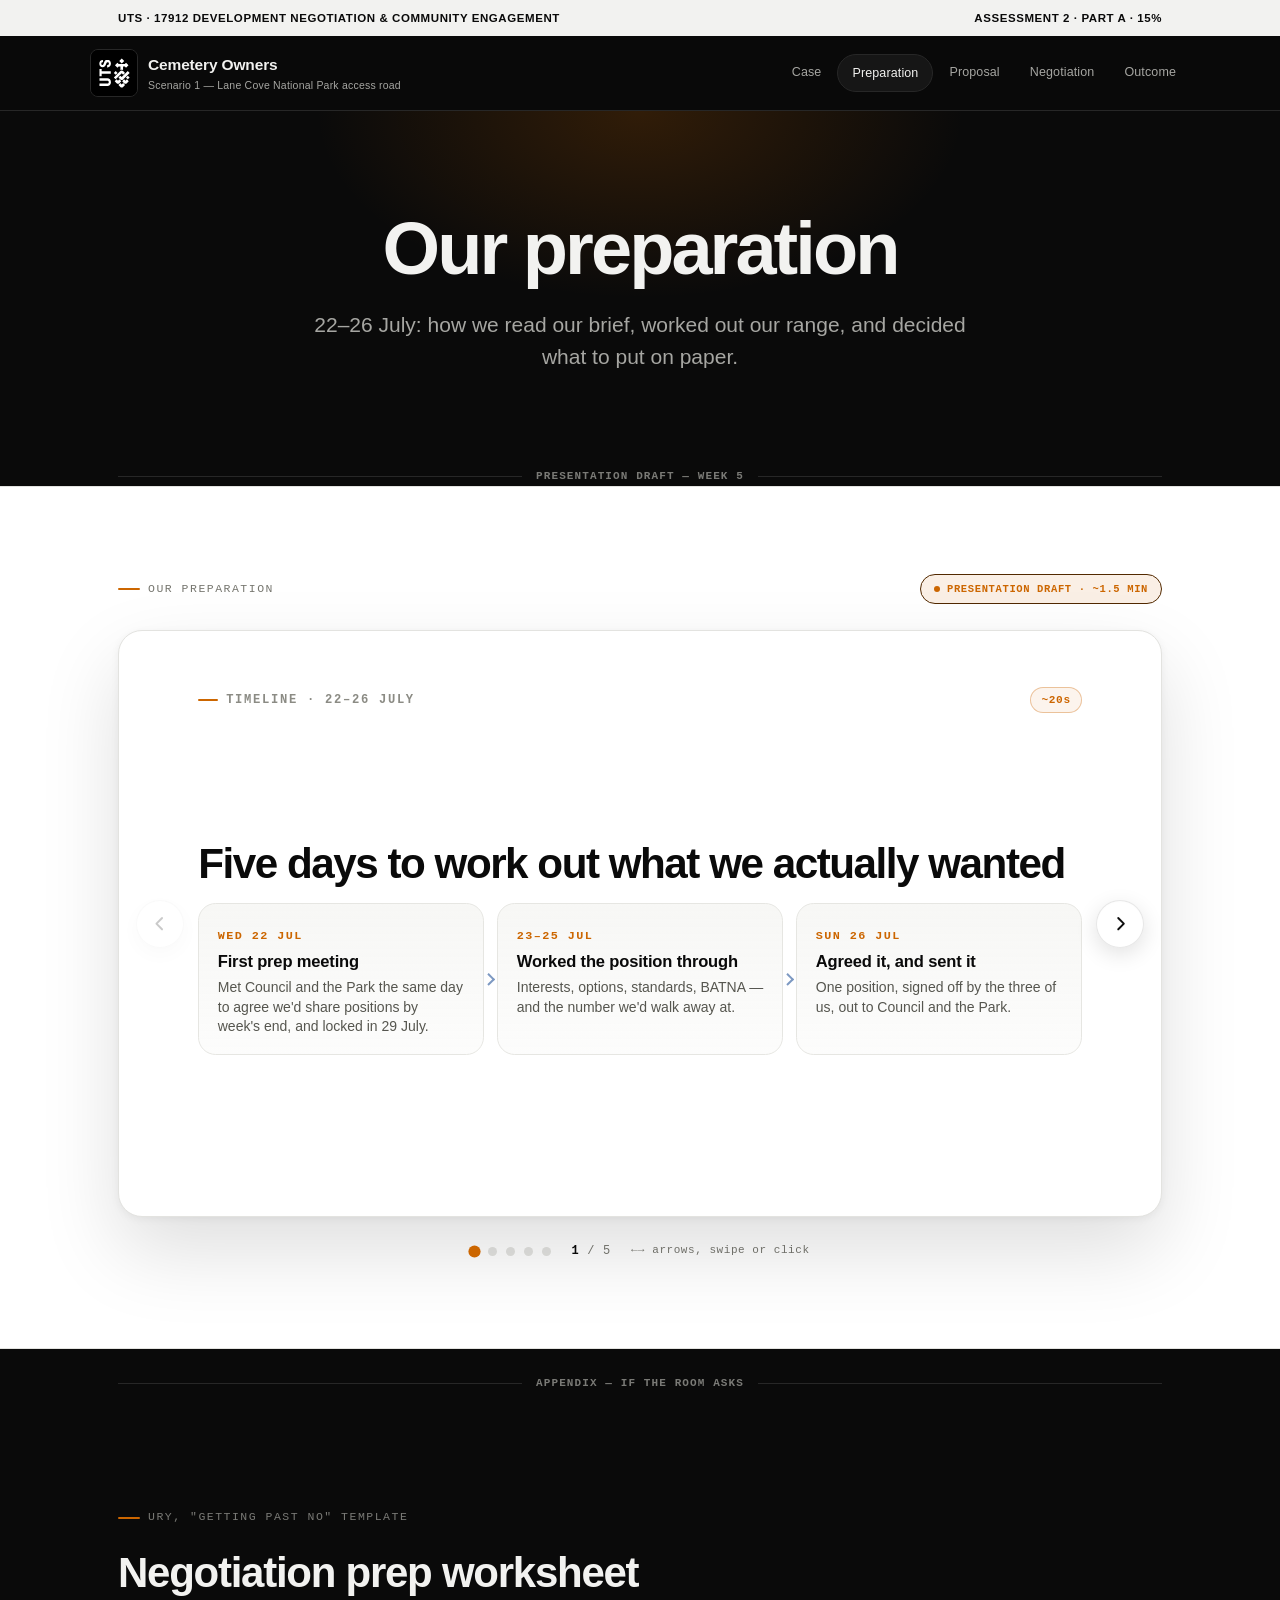
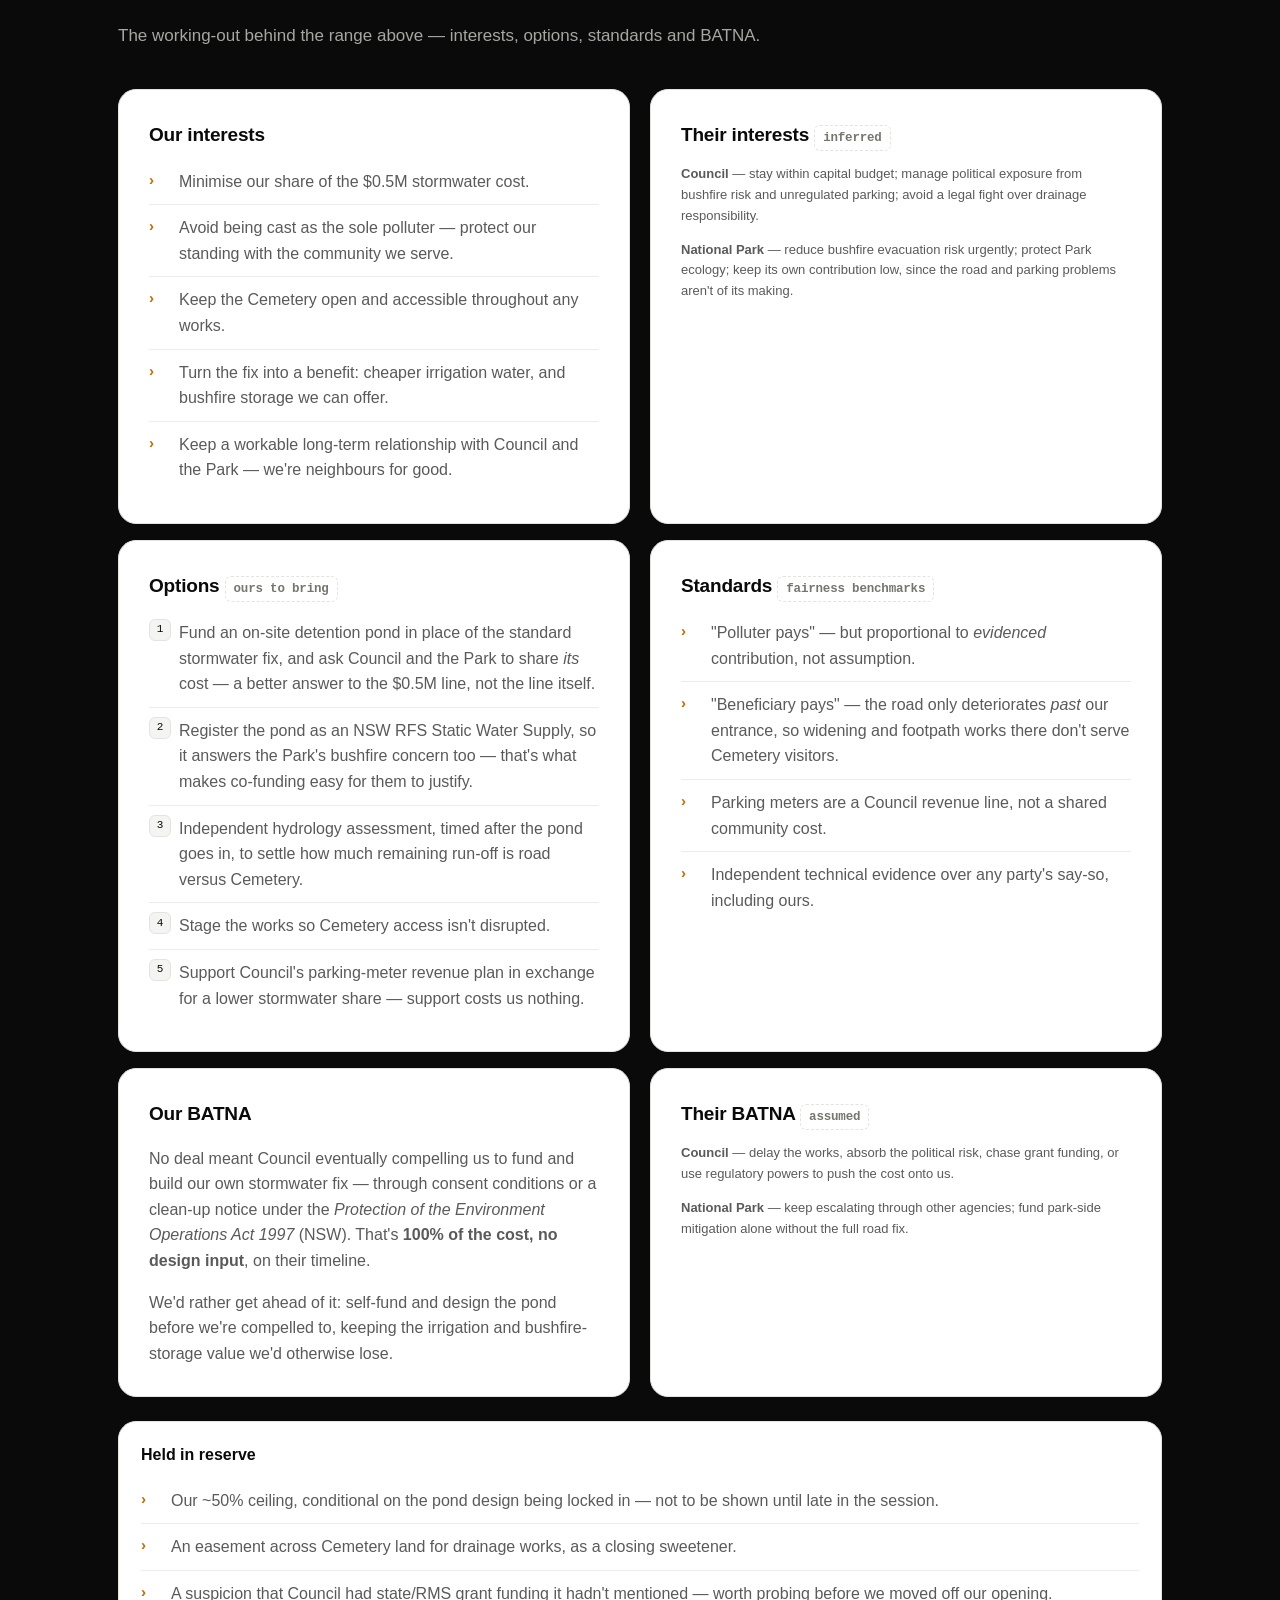
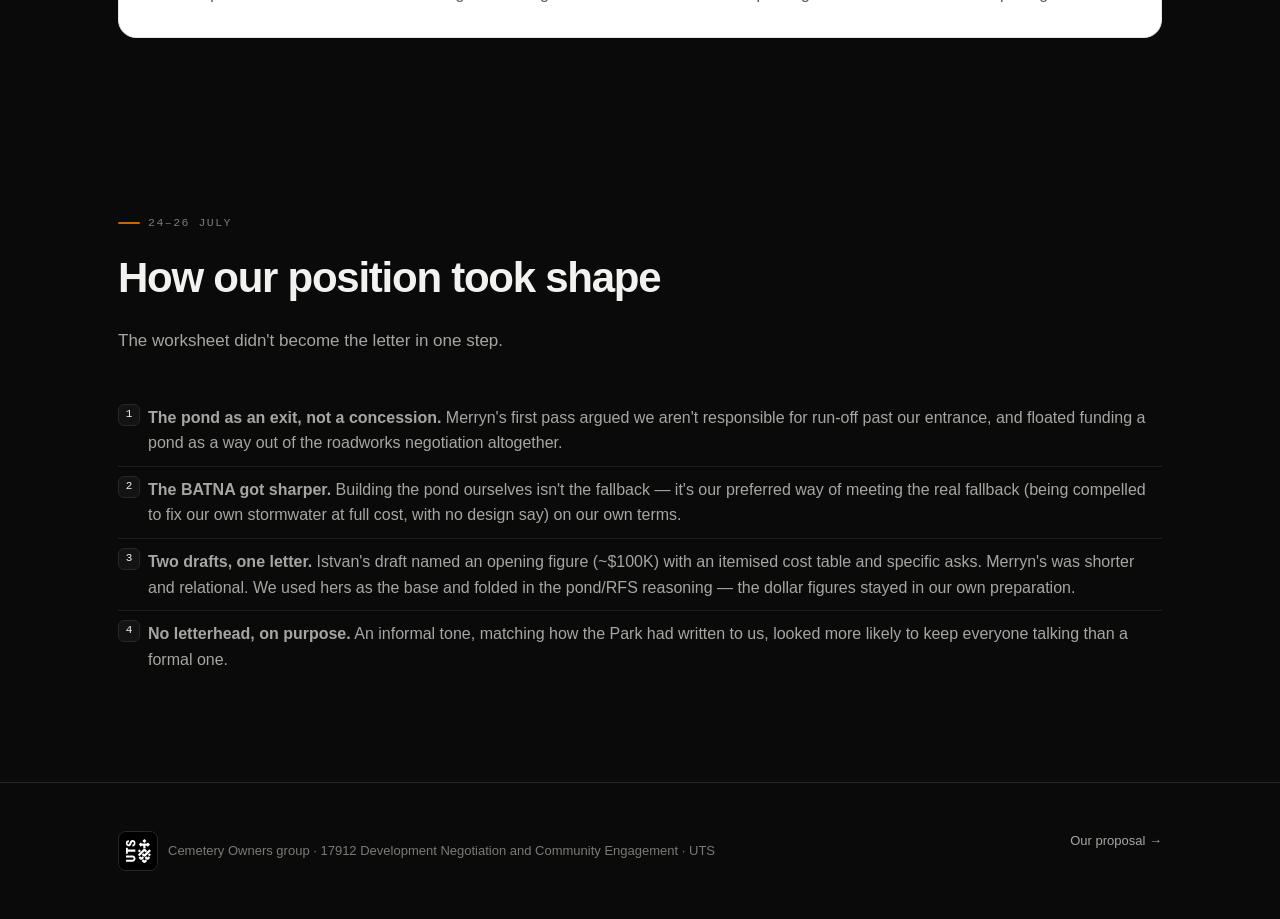
<file: preparation.html>
<!doctype html>
<html lang="en">
<head>
<meta charset="utf-8">
<meta name="viewport" content="width=device-width, initial-scale=1.0">
<title>Our Preparation | Cemetery Owners Negotiation</title>
<link rel="stylesheet" href="assets/style.css">
</head>
<body>

<div class="course-strip">
  <div class="wrap">
    <span>UTS · 17912 Development Negotiation &amp; Community Engagement</span>
    <span>Assessment 2 · Part A · 15%</span>
  </div>
</div>

<header class="site">
  <div class="wrap nav-row">
    <a class="brand" href="index.html">
      <img src="assets/uts-logo.svg" alt="University of Technology Sydney logo" class="uts-logo uts-logo-header">
      <span>Cemetery Owners<small>Scenario 1 — Lane Cove National Park access road</small></span>
    </a>
    <button class="nav-toggle" aria-label="Toggle navigation">Menu ☰</button>
    <nav class="main">
      <a href="index.html">Case</a>
      <a href="preparation.html" class="active">Preparation</a>
      <a href="proposal.html">Proposal</a>
      <a href="negotiation.html">Negotiation</a>
      <a href="outcome.html">Outcome</a>
    </nav>
  </div>
</header>

<section class="page-head sec-title">
<div class="wrap">
  <h1>Our preparation</h1>
  <p class="lede">22–26 July: how we read our brief, worked out our range, and decided what to put on paper.</p>
</div>
</section>

<div class="group-divider">Presentation draft — Week 5</div>

<section class="sec-core deck-section">
  <div class="wrap">
    <div class="deck-head">
      <span class="kicker">Our preparation</span>
      <span class="flow-tag core">Presentation draft · ~1.5 min</span>
    </div>

    <div class="deck" data-deck aria-roledescription="slide deck" aria-label="Our preparation — presentation deck">
      <div class="deck-stage">
        <div class="deck-track">
          <article class="slide">
            <div class="slide-head">
              <span class="slide-kicker">Timeline · 22–26 July</span>
              <span class="slide-time">~20s</span>
            </div>
            <div class="slide-body">
              <h2 class="slide-title">Five days to work out what we actually wanted</h2>
              <div class="slide-flow">
                <div class="slide-flowstep">
                  <span class="fs-n">Wed 22 Jul</span>
                  <h3>First prep meeting</h3>
                  <p>Met Council and the Park the same day to agree we'd share positions by week's end, and locked in 29 July.</p>
                </div>
                <div class="slide-flowstep">
                  <span class="fs-n">23–25 Jul</span>
                  <h3>Worked the position through</h3>
                  <p>Interests, options, standards, BATNA — and the number we'd walk away at.</p>
                </div>
                <div class="slide-flowstep">
                  <span class="fs-n">Sun 26 Jul</span>
                  <h3>Agreed it, and sent it</h3>
                  <p>One position, signed off by the three of us, out to Council and the Park.</p>
                </div>
              </div>
            </div>
          </article>

          <article class="slide">
            <div class="slide-head">
              <span class="slide-kicker">From our brief</span>
              <span class="slide-time">~15s</span>
            </div>
            <div class="slide-body">
              <h2 class="slide-title">What we were up against</h2>
              <div class="slide-panels">
                <div class="slide-panel us">
                  <h3>Whose job</h3>
                  <p><strong>Council</strong> should fix the stormwater pollution by upgrading the road drainage — it's their road.</p>
                </div>
                <div class="slide-panel us">
                  <h3>Whose bill</h3>
                  <p>We weren't going to carry the <strong>$0.5M stormwater cost</strong> on our own.</p>
                </div>
                <div class="slide-panel us">
                  <h3>Whose run-off</h3>
                  <p>We rejected the Park's claim that <strong>Cemetery run-off</strong> was behind the weeds and sediment — general run-off down the road looked like a big part of it.</p>
                </div>
              </div>
            </div>
          </article>

          <article class="slide">
            <div class="slide-head">
              <span class="slide-kicker">From our brief</span>
              <span class="slide-time">~20s</span>
            </div>
            <div class="slide-body">
              <h2 class="slide-title">What we had going for us</h2>
              <div class="slide-split figure-first">
                <figure class="slide-figure">
                  <svg viewBox="0 0 340 226" role="img" aria-label="Diagram: an on-site detention pond that catches run-off before it reaches the Park, irrigates the Cemetery lawns, and doubles as a registered bushfire water supply.">
                    <defs>
                      <marker id="pondArrow" viewBox="0 0 10 10" refX="8" refY="5" markerWidth="6" markerHeight="6" orient="auto-start-reverse"><path d="M0 1 L9 5 L0 9 z" fill="var(--diagram-mid)"/></marker>
                      <linearGradient id="water" x1="0" y1="0" x2="0" y2="1">
                        <stop offset="0" stop-color="var(--diagram-mid)"/>
                        <stop offset="1" stop-color="var(--diagram)"/>
                      </linearGradient>
                    </defs>
                    <ellipse cx="170" cy="178" rx="92" ry="33" fill="var(--diagram-soft)"/>
                    <ellipse cx="170" cy="172" rx="78" ry="27" fill="url(#water)"/>
                    <ellipse cx="170" cy="168" rx="52" ry="15" fill="none" stroke="#fff" stroke-opacity=".38" stroke-width="1.6"/>
                    <ellipse cx="170" cy="170" rx="30" ry="8" fill="none" stroke="#fff" stroke-opacity=".26" stroke-width="1.4"/>
                    <text x="170" y="216" font-size="11" font-weight="700" fill="var(--diagram)" text-anchor="middle">On-site detention pond</text>
                    <path d="M170 143 L170 108" stroke="var(--diagram-mid)" stroke-width="2" marker-end="url(#pondArrow)"/>
                    <path d="M104 156 L52 116" stroke="var(--diagram-mid)" stroke-width="2" marker-end="url(#pondArrow)"/>
                    <path d="M236 156 L288 116" stroke="var(--diagram-mid)" stroke-width="2" marker-end="url(#pondArrow)"/>
                    <rect x="6" y="62" width="92" height="42" rx="10" fill="var(--diagram-soft)" stroke="var(--diagram-line)"/>
                    <text x="52" y="80" font-size="10.5" font-weight="700" fill="var(--s-fg)" text-anchor="middle">Run-off caught</text>
                    <text x="52" y="94" font-size="9.5" fill="var(--s-faint)" text-anchor="middle">before the Park</text>
                    <rect x="124" y="54" width="92" height="42" rx="10" fill="var(--diagram-soft)" stroke="var(--diagram-line)"/>
                    <text x="170" y="72" font-size="10.5" font-weight="700" fill="var(--s-fg)" text-anchor="middle">Irrigates lawns</text>
                    <text x="170" y="86" font-size="9.5" fill="var(--s-faint)" text-anchor="middle">less mains water</text>
                    <rect x="242" y="62" width="92" height="42" rx="10" fill="var(--diagram-soft)" stroke="var(--diagram-line)"/>
                    <text x="288" y="80" font-size="10.5" font-weight="700" fill="var(--s-fg)" text-anchor="middle">RFS water supply</text>
                    <text x="288" y="94" font-size="9.5" fill="var(--s-faint)" text-anchor="middle">bushfire storage</text>
                    <text x="170" y="24" font-size="10" font-weight="700" fill="var(--diagram)" text-anchor="middle" letter-spacing="1.4">ONE ASSET, THREE JOBS</text>
                  </svg>
                </figure>
                <ul class="slide-points">
                  <li>Council could eventually have forced us to upgrade our own stormwater at full cost — better to get ahead of it.</li>
                  <li>An <strong>on-site detention pond</strong> catches run-off before it reaches the Park, and irrigates our lawns.</li>
                  <li>The same pond registers as an <a href="https://www.rfs.nsw.gov.au/plan-and-prepare/static-water-supply-sws2" target="_blank" rel="noopener">NSW RFS Static Water Supply</a> — real firefighting water for the Park.</li>
                  <li>An <strong>independent hydrology assessment</strong> would settle with evidence how much run-off is actually ours.</li>
                </ul>
              </div>
            </div>
          </article>

          <article class="slide">
            <div class="slide-head">
              <span class="slide-kicker">Where we aimed to land</span>
              <span class="slide-time">~25s</span>
            </div>
            <div class="slide-body">
              <h2 class="slide-title">Our range, before anyone spoke</h2>
              <div class="slide-range">
                <div class="slide-rangerow aspire">
                  <span class="r-label">Aspired to<small>≤20% of the pond</small></span>
                  <span class="r-track"><span class="r-fill" style="--w:20%;"></span></span>
                  <span class="r-val">$100K</span>
                </div>
                <div class="slide-rangerow content">
                  <span class="r-label">Content with<small>an even three-way split</small></span>
                  <span class="r-track"><span class="r-fill" style="--w:33.4%;"></span></span>
                  <span class="r-val">$167K</span>
                </div>
                <div class="slide-rangerow limit">
                  <span class="r-label">Would live with<small>only with design control</small></span>
                  <span class="r-track"><span class="r-fill" style="--w:50%;"></span></span>
                  <span class="r-val">$250K</span>
                </div>
                <div class="slide-rangerow walk">
                  <span class="r-label">Walk away<small>no pond, or any meter share</small></span>
                  <span class="r-track"><span class="r-fill" style="--w:100%;"></span></span>
                  <span class="r-val">—</span>
                </div>
              </div>
              <div class="slide-scale"><span>$0</span><span>$250K</span><span>$500K</span></div>
              <p class="slide-note">Zero towards road widening or parking meters across the whole range. Measured against the $0.5M stormwater line — our own estimate for the pond.</p>
            </div>
          </article>

          <article class="slide invert">
            <div class="slide-head">
              <span class="slide-kicker">From worksheet to letter</span>
              <span class="slide-time">~15s</span>
            </div>
            <div class="slide-body">
              <h2 class="slide-title">None of those numbers <span class="hl">went on paper</span></h2>
              <div class="slide-split even">
                <div>
                  <p class="slide-lede">We opened on principle instead — the pond, its bushfire-storage value, and a flat no on the parking meters — and kept our real range in reserve for the room.</p>
                </div>
                <div class="slide-panels">
                  <div class="slide-panel us">
                    <h3>What we protected</h3>
                    <p>Our BATNA cost about the same. What it cost us was <strong>design control</strong> — and that's what we were really defending.</p>
                  </div>
                </div>
              </div>
            </div>
          </article>

        </div>
        <button class="deck-nav prev" type="button" aria-label="Previous slide"><svg viewBox="0 0 24 24" fill="none" stroke="currentColor" stroke-width="2.4" stroke-linecap="round" stroke-linejoin="round" aria-hidden="true"><path d="M15 5l-7 7 7 7"/></svg></button>
        <button class="deck-nav next" type="button" aria-label="Next slide"><svg viewBox="0 0 24 24" fill="none" stroke="currentColor" stroke-width="2.4" stroke-linecap="round" stroke-linejoin="round" aria-hidden="true"><path d="M9 5l7 7-7 7"/></svg></button>
      </div>
      <div class="deck-foot">
        <div class="deck-dots" role="tablist" aria-label="Slides"></div>
        <p class="deck-count"><b data-deck-cur>1</b> / <span data-deck-total>5</span></p>
        <span class="deck-hint">arrows, swipe or click</span>
      </div>
    </div>
  </div>
</section>

<div class="group-divider">Appendix — if the room asks</div>

<section class="sec-ref">
  <div class="wrap">
    <div class="section-head">
      <span class="kicker">Ury, "Getting Past No" template</span>
      <h2>Negotiation prep worksheet</h2>
      <p class="section-sub">The working-out behind the range above — interests, options, standards and BATNA.</p>
    </div>

    <div class="grid cols-2">
      <div class="card">
        <h3>Our interests</h3>
        <ul class="tick">
          <li>Minimise our share of the $0.5M stormwater cost.</li>
          <li>Avoid being cast as the sole polluter — protect our standing with the community we serve.</li>
          <li>Keep the Cemetery open and accessible throughout any works.</li>
          <li>Turn the fix into a benefit: cheaper irrigation water, and bushfire storage we can offer.</li>
          <li>Keep a workable long-term relationship with Council and the Park — we're neighbours for good.</li>
        </ul>
      </div>
      <div class="card">
        <h3>Their interests <span class="tbd">inferred</span></h3>
        <p class="small" style="margin-bottom:10px;"><strong>Council</strong> — stay within capital budget; manage political exposure from bushfire risk and unregulated parking; avoid a legal fight over drainage responsibility.</p>
        <p class="small" style="margin-bottom:0;"><strong>National Park</strong> — reduce bushfire evacuation risk urgently; protect Park ecology; keep its own contribution low, since the road and parking problems aren't of its making.</p>
      </div>
    </div>

    <div class="grid cols-2" style="margin-top:16px;">
      <div class="card">
        <h3>Options <span class="tbd">ours to bring</span></h3>
        <ol class="steps">
          <li>Fund an on-site detention pond in place of the standard stormwater fix, and ask Council and the Park to share <em>its</em> cost — a better answer to the $0.5M line, not the line itself.</li>
          <li>Register the pond as an NSW RFS Static Water Supply, so it answers the Park's bushfire concern too — that's what makes co-funding easy for them to justify.</li>
          <li>Independent hydrology assessment, timed after the pond goes in, to settle how much remaining run-off is road versus Cemetery.</li>
          <li>Stage the works so Cemetery access isn't disrupted.</li>
          <li>Support Council's parking-meter revenue plan in exchange for a lower stormwater share — support costs us nothing.</li>
        </ol>
      </div>
      <div class="card">
        <h3>Standards <span class="tbd">fairness benchmarks</span></h3>
        <ul class="tick">
          <li>"Polluter pays" — but proportional to <em>evidenced</em> contribution, not assumption.</li>
          <li>"Beneficiary pays" — the road only deteriorates <em>past</em> our entrance, so widening and footpath works there don't serve Cemetery visitors.</li>
          <li>Parking meters are a Council revenue line, not a shared community cost.</li>
          <li>Independent technical evidence over any party's say-so, including ours.</li>
        </ul>
      </div>
    </div>

    <div class="grid cols-2" style="margin-top:16px;">
      <div class="card">
        <h3>Our BATNA</h3>
        <p style="margin-bottom:6px;">No deal meant Council eventually compelling us to fund and build our own stormwater fix — through consent conditions or a clean-up notice under the <em>Protection of the Environment Operations Act 1997</em> (NSW). That's <strong>100% of the cost, no design input</strong>, on their timeline.</p>
        <p style="margin-bottom:0;">We'd rather get ahead of it: self-fund and design the pond before we're compelled to, keeping the irrigation and bushfire-storage value we'd otherwise lose.</p>
      </div>
      <div class="card">
        <h3>Their BATNA <span class="tbd">assumed</span></h3>
        <p class="small" style="margin-bottom:6px;"><strong>Council</strong> — delay the works, absorb the political risk, chase grant funding, or use regulatory powers to push the cost onto us.</p>
        <p class="small" style="margin-bottom:0;"><strong>National Park</strong> — keep escalating through other agencies; fund park-side mitigation alone without the full road fix.</p>
      </div>
    </div>

    <div class="callout note" style="margin-top:24px;">
      <strong>Held in reserve</strong>
      <ul class="tick" style="margin:10px 0 0;">
        <li>Our ~50% ceiling, conditional on the pond design being locked in — not to be shown until late in the session.</li>
        <li>An easement across Cemetery land for drainage works, as a closing sweetener.</li>
        <li>A suspicion that Council had state/RMS grant funding it hadn't mentioned — worth probing before we moved off our opening.</li>
      </ul>
    </div>
  </div>
</section>

<section class="tight sec-ref" id="the-shape">
  <div class="wrap">
    <div class="section-head">
      <span class="kicker">24–26 July</span>
      <h2>How our position took shape</h2>
      <p class="section-sub">The worksheet didn't become the letter in one step.</p>
    </div>
    <ol class="steps">
      <li><strong>The pond as an exit, not a concession.</strong> Merryn's first pass argued we aren't responsible for run-off past our entrance, and floated funding a pond as a way out of the roadworks negotiation altogether.</li>
      <li><strong>The BATNA got sharper.</strong> Building the pond ourselves isn't the fallback — it's our preferred way of meeting the real fallback (being compelled to fix our own stormwater at full cost, with no design say) on our own terms.</li>
      <li><strong>Two drafts, one letter.</strong> Istvan's draft named an opening figure (~$100K) with an itemised cost table and specific asks. Merryn's was shorter and relational. We used hers as the base and folded in the pond/RFS reasoning — the dollar figures stayed in our own preparation.</li>
      <li><strong>No letterhead, on purpose.</strong> An informal tone, matching how the Park had written to us, looked more likely to keep everyone talking than a formal one.</li>
    </ol>
  </div>
</section>

<footer class="site">
  <div class="wrap">
    <div class="footer-brand">
      <img src="assets/uts-logo.svg" alt="University of Technology Sydney logo" class="uts-logo uts-logo-footer">
      <span>Cemetery Owners group · 17912 Development Negotiation and Community Engagement · UTS</span>
    </div>
    <div><a href="proposal.html">Our proposal →</a></div>
  </div>
</footer>

<script src="assets/script.js"></script>
</body>
</html>
</file>
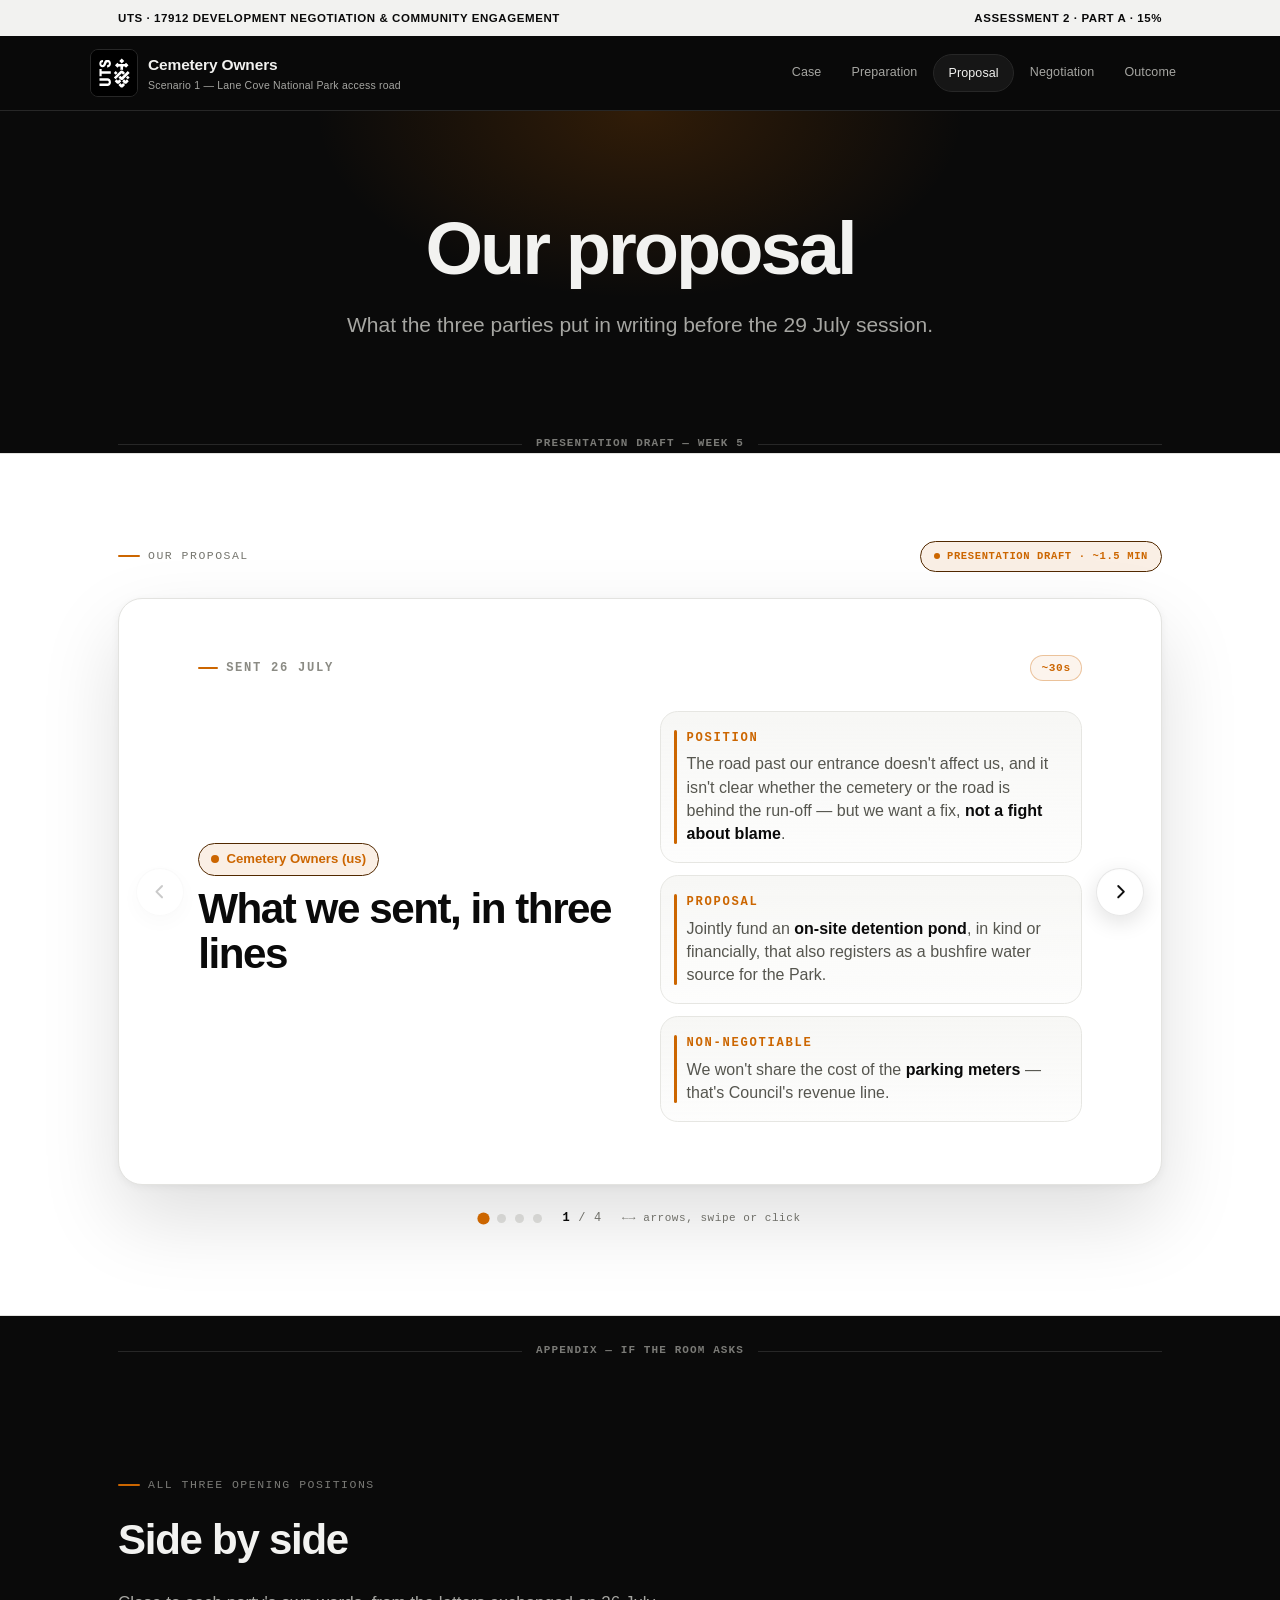
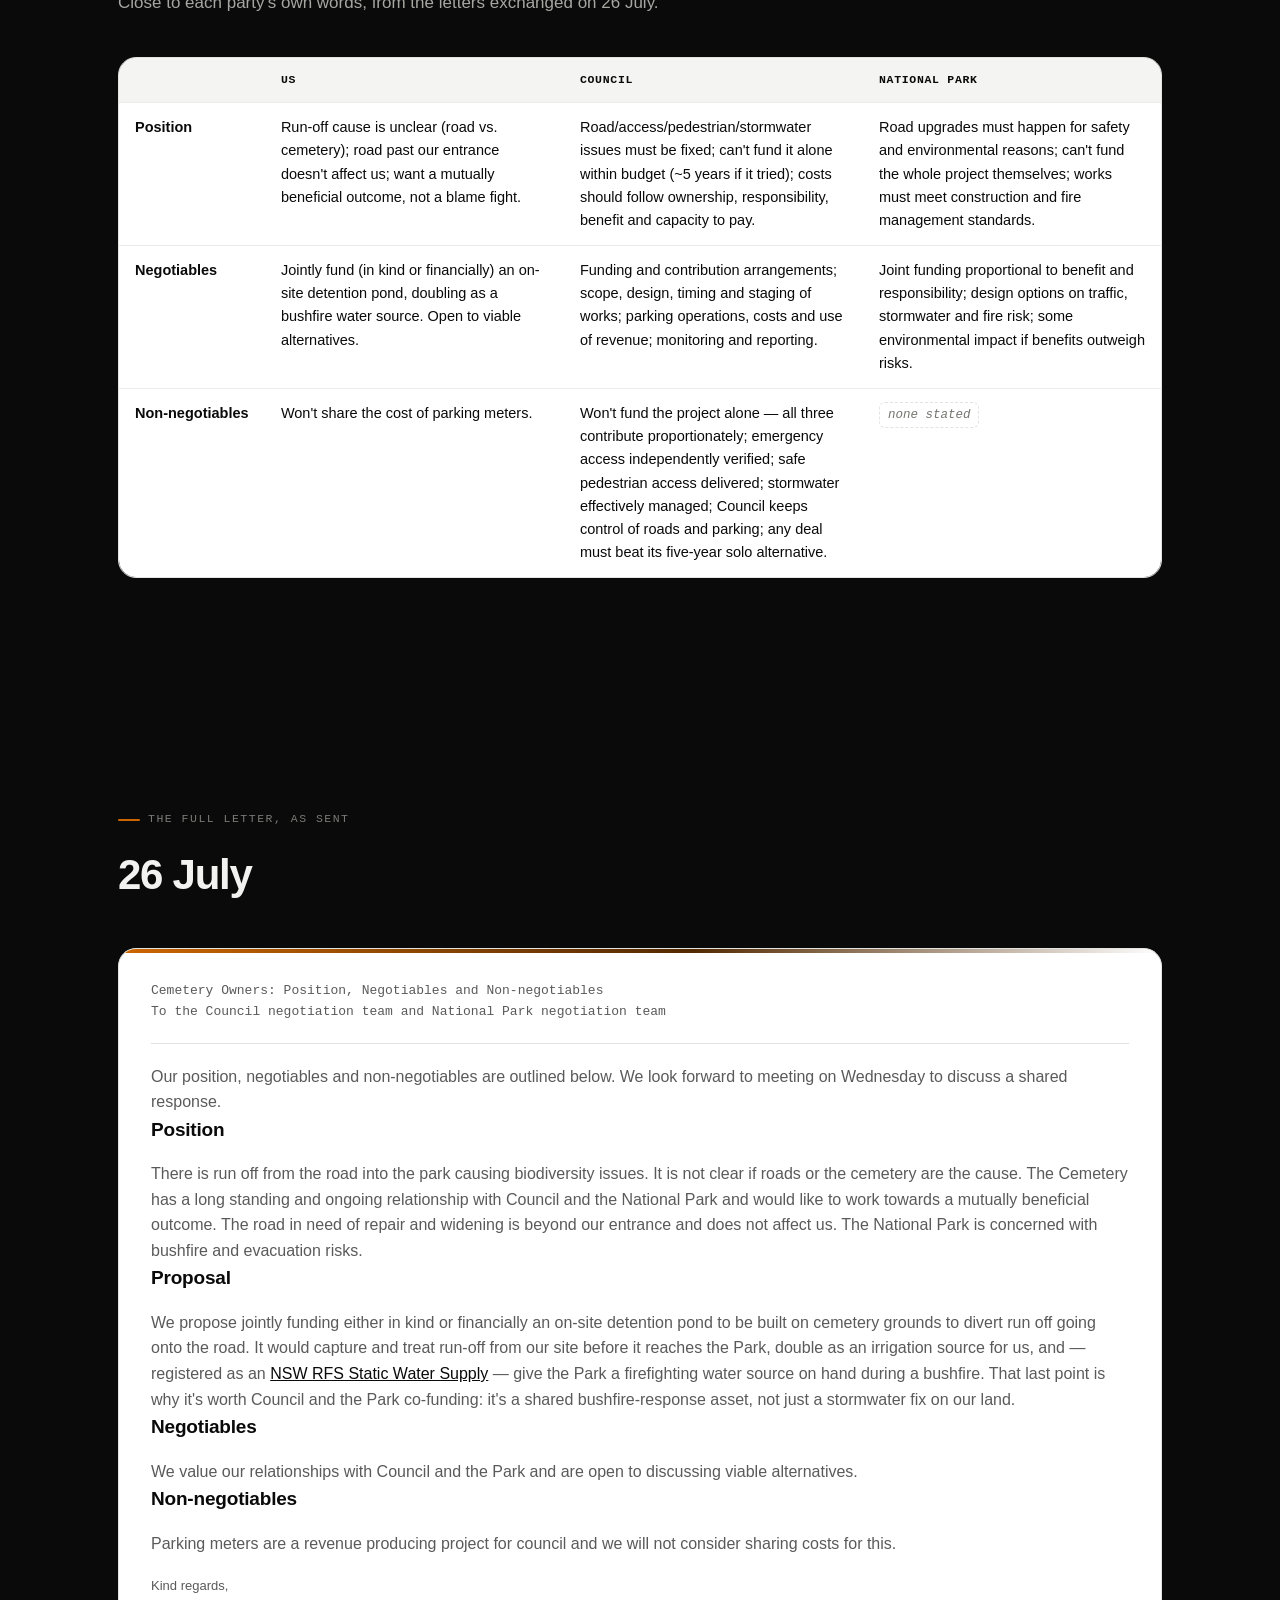
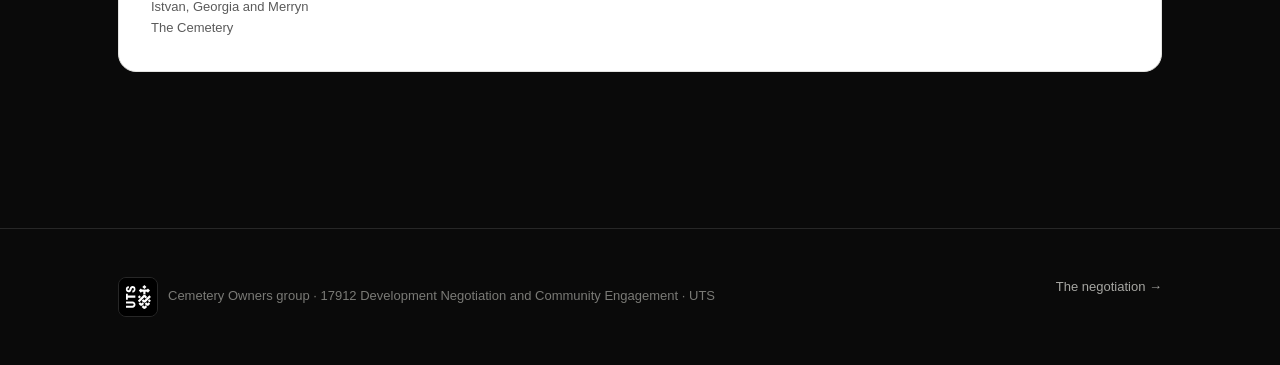
<file: proposal.html>
<!doctype html>
<html lang="en">
<head>
<meta charset="utf-8">
<meta name="viewport" content="width=device-width, initial-scale=1.0">
<title>Proposal | Cemetery Owners Negotiation</title>
<link rel="stylesheet" href="assets/style.css">
</head>
<body>

<div class="course-strip">
  <div class="wrap">
    <span>UTS · 17912 Development Negotiation &amp; Community Engagement</span>
    <span>Assessment 2 · Part A · 15%</span>
  </div>
</div>

<header class="site">
  <div class="wrap nav-row">
    <a class="brand" href="index.html">
      <img src="assets/uts-logo.svg" alt="University of Technology Sydney logo" class="uts-logo uts-logo-header">
      <span>Cemetery Owners<small>Scenario 1 — Lane Cove National Park access road</small></span>
    </a>
    <button class="nav-toggle" aria-label="Toggle navigation">Menu ☰</button>
    <nav class="main">
      <a href="index.html">Case</a>
      <a href="preparation.html">Preparation</a>
      <a href="proposal.html" class="active">Proposal</a>
      <a href="negotiation.html">Negotiation</a>
      <a href="outcome.html">Outcome</a>
    </nav>
  </div>
</header>

<section class="page-head sec-title">
<div class="wrap">
  <h1>Our proposal</h1>
  <p class="lede">What the three parties put in writing before the 29 July session.</p>
</div>
</section>

<div class="group-divider">Presentation draft — Week 5</div>

<section class="sec-core deck-section">
  <div class="wrap">
    <div class="deck-head">
      <span class="kicker">Our proposal</span>
      <span class="flow-tag core">Presentation draft · ~1.5 min</span>
    </div>

    <div class="deck" data-deck aria-roledescription="slide deck" aria-label="Our proposal — presentation deck">
      <div class="deck-stage">
        <div class="deck-track">
          <article class="slide">
            <div class="slide-head">
              <span class="slide-kicker">Sent 26 July</span>
              <span class="slide-time">~30s</span>
            </div>
            <div class="slide-body">
              <div class="slide-split even">
                <div>
                  <span class="party us" style="display:inline-flex; margin-bottom:.9em;">Cemetery Owners (us)</span>
                  <h2 class="slide-title">What we sent, in three lines</h2>
                </div>
                <div class="slide-panels">
                  <div class="slide-panel us">
                    <h3>Position</h3>
                    <p>The road past our entrance doesn't affect us, and it isn't clear whether the cemetery or the road is behind the run-off — but we want a fix, <strong>not a fight about blame</strong>.</p>
                  </div>
                  <div class="slide-panel us">
                    <h3>Proposal</h3>
                    <p>Jointly fund an <strong>on-site detention pond</strong>, in kind or financially, that also registers as a bushfire water source for the Park.</p>
                  </div>
                  <div class="slide-panel us">
                    <h3>Non-negotiable</h3>
                    <p>We won't share the cost of the <strong>parking meters</strong> — that's Council's revenue line.</p>
                  </div>
                </div>
              </div>
            </div>
          </article>

          <article class="slide">
            <div class="slide-head">
              <span class="slide-kicker">Their reply · 26 July</span>
              <span class="slide-time">~20s</span>
            </div>
            <div class="slide-body">
              <span class="party council" style="align-self:flex-start;">Council</span>
              <h2 class="slide-title">Fix all of it — but not on our budget alone</h2>
              <div class="slide-split even">
                <ul class="slide-points">
                  <li>Road, access, pedestrian safety and stormwater all need addressing.</li>
                  <li>Costs should follow <strong>ownership, responsibility, benefit and capacity to contribute</strong>.</li>
                  <li>All three parties must contribute proportionately, and Council keeps control of public roads and parking.</li>
                </ul>
                <div>
                  <div class="slide-bignum council">5<span class="unit">yrs</span></div>
                  <p class="slide-bigcap" style="margin-top:.8em;">to fund the works alone</p>
                </div>
              </div>
            </div>
          </article>

          <article class="slide">
            <div class="slide-head">
              <span class="slide-kicker">Their reply · 26 July</span>
              <span class="slide-time">~15s</span>
            </div>
            <div class="slide-body">
              <span class="party park" style="align-self:flex-start;">National Park</span>
              <h2 class="slide-title">Widen the road, share the bill</h2>
              <ul class="slide-points">
                <li>Road widening must occur for public safety and environmental management.</li>
                <li>Works must meet construction and fire management standards.</li>
                <li>Open to joint funding <strong>commensurate with benefit and responsibility</strong>.</li>
              </ul>
              <div class="slide-panel park">
                <h3>What wasn't in it</h3>
                <p>Their letter never raised the <strong>stormwater pollution</strong> question at all — the one issue we'd prepared hardest to defend.</p>
              </div>
            </div>
          </article>

          <article class="slide invert">
            <div class="slide-head">
              <span class="slide-kicker">Reading all three together</span>
              <span class="slide-time">~25s</span>
            </div>
            <div class="slide-body">
              <h2 class="slide-title">Nobody put a <span class="hl">number</span> on the table</h2>
              <div class="slide-cards three">
                <div class="slide-card us">
                  <h3>Us</h3>
                  <p>Opened on <strong>viable alternatives</strong> — a pond that solves more than one problem.</p>
                </div>
                <div class="slide-card council">
                  <h3>Council</h3>
                  <p>Opened on <strong>ownership, responsibility, benefit and capacity</strong>.</p>
                </div>
                <div class="slide-card park">
                  <h3>National Park</h3>
                  <p>Opened on funding <strong>commensurate with benefit</strong>.</p>
                </div>
              </div>
              <p class="slide-lede">All three opened on principle rather than price. Turning three sets of principles into an actual split is what 29 July was for.</p>
            </div>
          </article>

        </div>
        <button class="deck-nav prev" type="button" aria-label="Previous slide"><svg viewBox="0 0 24 24" fill="none" stroke="currentColor" stroke-width="2.4" stroke-linecap="round" stroke-linejoin="round" aria-hidden="true"><path d="M15 5l-7 7 7 7"/></svg></button>
        <button class="deck-nav next" type="button" aria-label="Next slide"><svg viewBox="0 0 24 24" fill="none" stroke="currentColor" stroke-width="2.4" stroke-linecap="round" stroke-linejoin="round" aria-hidden="true"><path d="M9 5l7 7-7 7"/></svg></button>
      </div>
      <div class="deck-foot">
        <div class="deck-dots" role="tablist" aria-label="Slides"></div>
        <p class="deck-count"><b data-deck-cur>1</b> / <span data-deck-total>4</span></p>
        <span class="deck-hint">arrows, swipe or click</span>
      </div>
    </div>
  </div>
</section>

<div class="group-divider">Appendix — if the room asks</div>

<section class="sec-ref" id="their-replies">
  <div class="wrap">
    <div class="section-head">
      <span class="kicker">All three opening positions</span>
      <h2>Side by side</h2>
      <p class="section-sub">Close to each party's own words, from the letters exchanged on 26 July.</p>
    </div>
    <div class="table-wrap cols-4">
    <table class="styled fixed">
      <colgroup><col style="width:14%"><col style="width:28.7%"><col style="width:28.7%"><col style="width:28.6%"></colgroup>
      <thead><tr><th>&nbsp;</th><th>Us</th><th>Council</th><th>National Park</th></tr></thead>
      <tbody>
        <tr>
          <td><strong>Position</strong></td>
          <td>Run-off cause is unclear (road vs. cemetery); road past our entrance doesn't affect us; want a mutually beneficial outcome, not a blame fight.</td>
          <td>Road/access/pedestrian/stormwater issues must be fixed; can't fund it alone within budget (~5 years if it tried); costs should follow ownership, responsibility, benefit and capacity to pay.</td>
          <td>Road upgrades must happen for safety and environmental reasons; can't fund the whole project themselves; works must meet construction and fire management standards.</td>
        </tr>
        <tr>
          <td><strong>Negotiables</strong></td>
          <td>Jointly fund (in kind or financially) an on-site detention pond, doubling as a bushfire water source. Open to viable alternatives.</td>
          <td>Funding and contribution arrangements; scope, design, timing and staging of works; parking operations, costs and use of revenue; monitoring and reporting.</td>
          <td>Joint funding proportional to benefit and responsibility; design options on traffic, stormwater and fire risk; some environmental impact if benefits outweigh risks.</td>
        </tr>
        <tr>
          <td><strong>Non-negotiables</strong></td>
          <td>Won't share the cost of parking meters.</td>
          <td>Won't fund the project alone — all three contribute proportionately; emergency access independently verified; safe pedestrian access delivered; stormwater effectively managed; Council keeps control of roads and parking; any deal must beat its five-year solo alternative.</td>
          <td class="fillable"><span class="tbd">none stated</span></td>
        </tr>
      </tbody>
    </table>
    </div>
  </div>
</section>

<section class="sec-ref">
  <div class="wrap">
    <div class="section-head">
      <span class="kicker">The full letter, as sent</span>
      <h2>26 July</h2>
    </div>
    <div class="card letter" style="padding:32px;">
      <p class="small mono" style="margin-top:0;">Cemetery Owners: Position, Negotiables and Non-negotiables<br>To the Council negotiation team and National Park negotiation team</p>
      <hr class="divider" style="margin:20px 0;">

      <p>Our position, negotiables and non-negotiables are outlined below. We look forward to meeting on Wednesday to discuss a shared response.</p>

      <h3>Position</h3>
      <p>There is run off from the road into the park causing biodiversity issues. It is not clear if roads or the cemetery are the cause. The Cemetery has a long standing and ongoing relationship with Council and the National Park and would like to work towards a mutually beneficial outcome. The road in need of repair and widening is beyond our entrance and does not affect us. The National Park is concerned with bushfire and evacuation risks.</p>

      <h3>Proposal</h3>
      <p>We propose jointly funding either in kind or financially an on-site detention pond to be built on cemetery grounds to divert run off going onto the road. It would capture and treat run-off from our site before it reaches the Park, double as an irrigation source for us, and — registered as an <a href="https://www.rfs.nsw.gov.au/plan-and-prepare/static-water-supply-sws2" target="_blank" rel="noopener" style="color:var(--fg); text-decoration:underline;">NSW RFS Static Water Supply</a> — give the Park a firefighting water source on hand during a bushfire. That last point is why it's worth Council and the Park co-funding: it's a shared bushfire-response asset, not just a stormwater fix on our land.</p>

      <h3>Negotiables</h3>
      <p>We value our relationships with Council and the Park and are open to discussing viable alternatives.</p>

      <h3>Non-negotiables</h3>
      <p style="margin-bottom:20px;">Parking meters are a revenue producing project for council and we will not consider sharing costs for this.</p>

      <p class="small" style="margin-bottom:0;">Kind regards,<br>Istvan, Georgia and Merryn<br>The Cemetery</p>
    </div>
  </div>
</section>

<footer class="site">
  <div class="wrap">
    <div class="footer-brand">
      <img src="assets/uts-logo.svg" alt="University of Technology Sydney logo" class="uts-logo uts-logo-footer">
      <span>Cemetery Owners group · 17912 Development Negotiation and Community Engagement · UTS</span>
    </div>
    <div><a href="negotiation.html">The negotiation →</a></div>
  </div>
</footer>

<script src="assets/script.js"></script>
</body>
</html>
</file>
<file: assets/style.css>
/* ============================================================
   17912 Development Negotiation — Cemetery Owners project site
   Palette: UTS black/white core + medium-orange accent, per-party colour coding

   COLOUR SYSTEM — grouped by presentation role, not alternating
   -------------------------------------------------------------
   Pages are laid out in three physical blocks after the title
   section, in this fixed order, so presenting is a straight scroll:
     1. .sec-core       (white bg) — every "Presentation copy option" section
     2. .sec-ref        (black bg) — every "Supporting detail" section
     3. .sec-logistics  (white bg) — every "Logistics" section
   The hero/page-head itself is .sec-title (black bg, unchanged look).
   Any "box" inside a section (.card, .callout, .step, .rubric-card,
   table.styled, .tab-btn) is INVERTED relative to its own section:
   white boxes on black sections (.sec-title/.sec-ref), black boxes on
   white sections (.sec-core/.sec-logistics). This is done by
   redefining the shared --bg/--fg/--muted/--border custom properties
   at the section and box level — components below just reference the
   variables, so new content automatically gets the correct colours
   without any extra classes. Don't hardcode colours in new component
   CSS; use the variables so this keeps working. Every <section> must
   carry exactly one of .sec-title/.sec-core/.sec-ref/.sec-logistics.
   ============================================================ */

:root{
  --bg: #0a0a0a;
  --bg-alt: #131313;
  --bg-card: #161616;      /* chrome-only now (nav active pill) */
  --border: #272727;
  --border-soft: #1d1d1d;
  --fg: #f2f2f0;
  --muted: #a6a6a2;
  --muted-2: #7a7a76;

  --accent: #cc6600;       /* medium orange, tuned for equal contrast on black + white — Cemetery Owners (us) */
  --accent-dim: #522900;
  --council: #2b6bff;       /* blue, already balanced on black + white — Council */
  --council-dim: #0e2350;
  --park: #1d8a4c;          /* green, tuned for equal contrast on black + white — National Park */
  --park-dim: #0b331c;
  --yellow: #ffd400;        /* general highlight */

  /* Slide-deck diagram tint. Deliberately a muted slate-blue, NOT --council:
     diagrams and icons on the slides are generic illustration, not a party
     colour, so they must never read as "this bit is about Council". */
  --diagram: #4a6fa5;
  --diagram-mid: #7d99c2;
  --diagram-line: #c3d0e2;
  --diagram-soft: #eef2f8;

  --ok: #2fbf71;
  --warn: #ffb020;
  --font: -apple-system, BlinkMacSystemFont, "Segoe UI", Inter, Helvetica, Arial, sans-serif;
  --mono: "SF Mono", "IBM Plex Mono", ui-monospace, Menlo, Consolas, monospace;
  --radius: 18px;
  --maxw: 1100px;
}

*{box-sizing:border-box;}
html{scroll-behavior:smooth;}
body{
  margin:0;
  background:var(--bg);
  color:var(--fg);
  font-family:var(--font);
  line-height:1.6;
  font-size:16px;
  -webkit-font-smoothing:antialiased;
  overflow-x:hidden;
}
a{color:inherit;}
img{max-width:100%;display:block;}

.wrap{max-width:var(--maxw); margin:0 auto; padding:0 28px;}

/* ---------- Top banner (course strip) ---------- */
.course-strip{
  background:var(--fg);
  color:var(--bg);
  font-size:11.5px;
  letter-spacing:.05em;
  text-transform:uppercase;
  font-weight:600;
}
.course-strip .wrap{
  display:flex; justify-content:space-between; align-items:center;
  padding-top:9px; padding-bottom:9px; gap:12px; flex-wrap:wrap;
}

/* ---------- Header / Nav (fixed chrome — always dark, not part of the alternation) ---------- */
header.site{
  position:sticky; top:0; z-index:50;
  background:rgba(10,10,10,.78);
  backdrop-filter:saturate(180%) blur(18px);
  -webkit-backdrop-filter:saturate(180%) blur(18px);
  border-bottom:1px solid var(--border);
  color:var(--fg);
}
.nav-row{
  display:flex; align-items:center; justify-content:space-between;
  padding:13px 0; gap:24px;
}
.brand{
  display:flex; align-items:center; gap:10px;
  font-weight:700; letter-spacing:-.01em; font-size:15.5px;
  text-decoration:none; color:var(--fg);
}
.brand small{display:block; font-weight:500; color:var(--muted); font-size:10.5px; letter-spacing:.02em;}

.uts-logo{display:block; flex-shrink:0; border-radius:8px; border:1px solid var(--border);}
.uts-logo-header{width:48px; height:48px;}
.uts-logo-footer{width:40px; height:40px;}

nav.main{display:flex; gap:2px; flex-wrap:wrap;}
nav.main a{
  text-decoration:none; color:var(--muted); font-size:12.5px; font-weight:500;
  letter-spacing:.01em;
  padding:8px 14px; border-radius:99px; transition:.15s;
  white-space:nowrap;
}
nav.main a:hover{color:var(--fg); background:var(--bg-alt);}
nav.main a.active{color:var(--fg); background:var(--bg-card); border:1px solid var(--border);}

.nav-toggle{display:none;}

@media (max-width: 860px){
  nav.main{
    display:none; width:100%; flex-direction:column; gap:2px;
    padding-top:12px; border-top:1px solid var(--border); margin-top:12px;
  }
  nav.main.open{display:flex;}
  .nav-row{flex-wrap:wrap;}
  .nav-toggle{
    display:inline-flex; margin-left:auto; background:none; border:1px solid var(--border);
    color:var(--fg); border-radius:8px; padding:8px 10px; font-size:13px; cursor:pointer;
  }
}

/* ---------- Section grouping (black / white blocks by presentation role) ---------- */
section.sec-title, section.sec-ref{
  background:var(--bg); color:var(--fg);
}
section.sec-core, section.sec-logistics{
  --bg:#ffffff; --fg:#0a0a0a; --muted:#5a5a5a; --muted-2:#76766f;
  --border:#e3e3e0; --border-soft:#ececea; --bg-alt:#f4f4f2;
  background:var(--bg); color:var(--fg);
}

/* "Boxes" inside a section are inverted relative to that section.
   .table-wrap carries the box border for tables (see Tables section below),
   so it's included here alongside table.styled itself. */
section.sec-title :is(.card,.callout,.step,.rubric-card,table.styled,.table-wrap,.tab-btn,.hero-media),
section.sec-ref :is(.card,.callout,.step,.rubric-card,table.styled,.table-wrap,.tab-btn,.hero-media){
  --bg:#ffffff; --fg:#0a0a0a; --muted:#5a5a5a; --muted-2:#76766f;
  --border:#e3e3e0; --border-soft:#ececea; --bg-alt:#f4f4f2;
}
section.sec-core :is(.card,.callout,.step,.rubric-card,table.styled,.table-wrap,.tab-btn,.hero-media),
section.sec-logistics :is(.card,.callout,.step,.rubric-card,table.styled,.table-wrap,.tab-btn,.hero-media){
  --bg:#0a0a0a; --fg:#f2f2f0; --muted:#a6a6a2; --muted-2:#7a7a76;
  --border:#272727; --border-soft:#1d1d1d; --bg-alt:#131313;
}

/* Small label marking the start of each block — reinforces the colour change
   with a word, since blocks are no longer just alternating for variety. */
.group-divider{
  display:flex; align-items:center; gap:14px;
  max-width:var(--maxw); margin:0 auto; padding:26px 28px 0;
  font-family:var(--mono); font-size:11px; font-weight:700; letter-spacing:.1em;
  text-transform:uppercase; color:var(--muted-2);
}
.group-divider::before, .group-divider::after{content:""; height:1px; background:var(--border); flex:1;}
section.sec-ref .group-divider{color:var(--muted);}

/* ---------- Hero ---------- */
.hero{
  position:relative; overflow:hidden;
  padding:132px 0 76px; border-bottom:1px solid var(--border);
}
.hero::before{
  content:""; position:absolute; z-index:0; pointer-events:none;
  top:-320px; left:50%; width:1180px; height:680px; transform:translateX(-50%);
  background:radial-gradient(closest-side, rgba(204,102,0,.22), transparent 72%);
}
.hero > .wrap{position:relative; z-index:1;}

/* Centred "title card" hero — used on index.html, the opening beat of the presentation */
.hero.center{text-align:center;}
.hero.center > .wrap{display:flex; flex-direction:column; align-items:center;}
.hero.center .lede{margin-left:auto; margin-right:auto;}

h1{
  font-size:clamp(34px,6.2vw,74px); font-weight:700; line-height:1.02;
  letter-spacing:-.04em; margin:0 0 22px;
}
.lede{font-size:21px; line-height:1.55; font-weight:400; color:var(--muted); max-width:56ch; margin:0 0 36px;}
.hero-actions{display:flex; gap:12px; flex-wrap:wrap;}

.hero-media{
  margin:0; border:1px solid var(--border); border-radius:var(--radius);
  overflow:hidden; background:var(--bg); color:var(--fg);
}
.hero-media img{width:100%; display:block;}
.hero-media figcaption{
  padding:16px 22px; font-size:13px; color:var(--muted); border-top:1px solid var(--border);
  background:var(--bg);
}

.btn{
  display:inline-flex; align-items:center; gap:8px;
  text-decoration:none; font-weight:600; font-size:15px;
  padding:14px 28px; border-radius:999px; border:1px solid transparent;
  transition:transform .25s cubic-bezier(.2,.8,.2,1), box-shadow .25s ease, background .18s ease, border-color .18s ease, color .18s ease;
}
.btn-primary{background:var(--accent); color:#fff;}
.btn-primary:hover{transform:scale(1.035); box-shadow:0 10px 28px rgba(204,102,0,.35);}
.btn-outline{border-color:var(--border); color:var(--fg); background:rgba(255,255,255,.02);}
.btn-outline:hover{border-color:var(--fg); transform:scale(1.035);}

/* ---------- Section scaffolding ---------- */
section{padding:116px 0;}
section.tight{padding:60px 0;}
.section-head{margin-bottom:40px;}
.kicker{
  font-family:var(--mono); font-size:11.5px; letter-spacing:.13em; text-transform:uppercase;
  color:var(--muted-2); margin-bottom:12px; display:flex; align-items:center; gap:8px;
}
.kicker::before{content:""; width:14px; height:1px; background:var(--accent-dim);}
h2{font-size:clamp(26px,4vw,42px); font-weight:700; letter-spacing:-.03em; margin:0 0 14px;}
h3{font-size:19px; font-weight:600; margin:0 0 8px; letter-spacing:-.01em;}
.section-sub{color:var(--muted); font-size:17px; line-height:1.55; max-width:68ch;}

.divider{border:none; border-top:1px solid var(--border); margin:0;}

/* ---------- Stats row ---------- */
.stats{
  display:grid; grid-template-columns:repeat(auto-fit,minmax(150px,1fr));
  border-top:1px solid var(--border); border-bottom:1px solid var(--border);
}
.stat{padding:34px 28px; border-left:1px solid var(--border);}
.stat:first-child{border-left:none;}
.stat .num{font-family:var(--mono); font-size:36px; font-weight:700; letter-spacing:-.02em; color:var(--fg);}
.stat .label{color:var(--muted); font-size:12.5px; margin-top:9px; letter-spacing:.01em;}

/* ---------- Cards / grid ---------- */
.grid{display:grid; gap:20px;}
.grid.cols-2{grid-template-columns:repeat(2,1fr);}
.grid.cols-3{grid-template-columns:repeat(3,1fr);}
.grid.cols-4{grid-template-columns:repeat(4,1fr);}
@media (max-width:900px){
  .grid.cols-2,.grid.cols-3,.grid.cols-4{grid-template-columns:1fr;}
}

.card{
  background:var(--bg); color:var(--fg);
  border:1px solid var(--border); border-radius:var(--radius);
  padding:30px;
  transition:transform .2s ease, box-shadow .2s ease, border-color .2s ease;
}
.card h3{margin-top:0;}
.card p{color:var(--muted); margin-bottom:0;}
.card-link{
  display:block; text-decoration:none;
}
.card-link:hover{
  border-color:var(--fg); transform:translateY(-4px);
  box-shadow:0 16px 36px rgba(0,0,0,.25);
}

/* ---------- Process timeline ---------- */
.timeline{display:grid; grid-template-columns:repeat(6,1fr); gap:14px;}
@media (max-width:1000px){.timeline{grid-template-columns:repeat(3,1fr);}}
@media (max-width:640px){.timeline{grid-template-columns:1fr;}}
.timeline.cols-4{grid-template-columns:repeat(4,1fr);}
@media (max-width:900px){.timeline.cols-4{grid-template-columns:repeat(2,1fr);}}
@media (max-width:560px){.timeline.cols-4{grid-template-columns:1fr;}}
.step{
  background:var(--bg); color:var(--fg);
  border:1px solid var(--border); border-radius:var(--radius);
  padding:22px 20px; position:relative;
  transition:transform .2s ease, box-shadow .2s ease, border-color .2s ease;
}
.step:hover{transform:translateY(-4px); box-shadow:0 16px 36px rgba(0,0,0,.25); border-color:var(--border-soft);}
.step .n{
  font-family:var(--mono); font-size:22px; font-weight:800; color:var(--muted-2);
  margin-bottom:14px; display:block; letter-spacing:-.02em;
}
.step h4{margin:0 0 6px; font-size:15px; font-weight:700;}
.step p{margin:0; color:var(--muted); font-size:13px;}
.badge{
  display:inline-flex; align-items:center; gap:6px; font-size:11px; font-weight:700;
  letter-spacing:.03em; text-transform:uppercase; padding:4px 10px; border-radius:99px;
  margin-top:12px;
}
.badge::before{content:""; width:6px; height:6px; border-radius:50%;}
.badge.done{background:rgba(47,191,113,.14); color:var(--ok);}
.badge.done::before{background:var(--ok);}
.badge.progress{background:rgba(255,176,32,.14); color:var(--warn);}
.badge.progress::before{background:var(--warn);}
.badge.upcoming{background:rgba(166,166,162,.16); color:var(--muted);}
.badge.upcoming::before{background:var(--muted-2);}

/* ---------- Presentation flow markers ----------
   Three labels used consistently across every page to tell a reader (and us,
   rehearsing) apart what gets narrated aloud in the 15-minute Week 5 slot
   from what's background/reference material and what's pure admin.
   .flow-tag.core       = a beat we actually speak to (time estimate inline).
   .flow-tag.ref        = supporting detail: available if asked, not read verbatim.
   .flow-tag.logistics  = admin/organisational only — who's in the room, who
                          does what, sign-off records. Never spoken content;
                          doesn't count against the 15-minute budget at all. */
.flow-legend{
  display:flex; align-items:center; justify-content:center; gap:22px;
  flex-wrap:wrap; padding:12px 0; font-size:11.5px; color:var(--muted);
  border-bottom:1px solid var(--border); background:var(--bg-alt);
}
.flow-legend .key{display:inline-flex; align-items:center; gap:8px;}
.flow-legend .dot{width:7px; height:7px; flex-shrink:0;}
.flow-legend .dot.core{background:var(--accent); border-radius:50%;}
.flow-legend .dot.ref{background:var(--muted-2); border-radius:50%;}
.flow-legend .dot.logistics{background:none; border:1.5px solid var(--muted-2); border-radius:2px;}

.flow-tag{
  display:inline-flex; align-items:center; gap:7px; font-family:var(--mono);
  font-size:10.5px; font-weight:700; letter-spacing:.06em; text-transform:uppercase;
  padding:6px 13px; border-radius:99px; white-space:nowrap; flex-shrink:0;
}
.flow-tag::before{content:""; width:6px; height:6px; flex-shrink:0;}
.flow-tag.core{color:var(--accent); border:1px solid var(--accent-dim); background:rgba(204,102,0,.1);}
.flow-tag.core::before{background:var(--accent); border-radius:50%;}
.flow-tag.ref{color:var(--muted); border:1px solid var(--border); background:transparent;}
.flow-tag.ref::before{background:var(--muted-2); border-radius:50%;}
.flow-tag.logistics{color:var(--muted-2); border:1px dashed var(--border); background:transparent;}
.flow-tag.logistics::before{background:none; border:1.5px solid var(--muted-2); border-radius:2px;}

/* Section-head rows that pair a kicker/heading block with a flow-tag */
.section-head.spread{display:flex; justify-content:space-between; align-items:flex-start; flex-wrap:wrap; gap:16px;}
.flow-row{display:flex; align-items:center; justify-content:space-between; gap:12px; flex-wrap:wrap; margin-bottom:12px;}
.flow-row .kicker{margin-bottom:0;}

/* Draft/status notes — process state (what's filled in vs still pending),
   distinct from the flow-tag system above: never spoken content, just where
   the page is up to right now. */
.status-note{
  display:inline-flex; align-items:center; gap:8px; font-family:var(--mono);
  font-size:11px; letter-spacing:.04em; color:var(--muted-2);
}
.status-note::before{content:"◐"; color:var(--warn);}

/* ---------- Party chips (brand colours — constant regardless of section) ---------- */
.party{
  display:inline-flex; align-items:center; gap:8px; font-weight:700; font-size:13px;
  padding:7px 14px; border-radius:99px; border:1px solid var(--border);
}
.party::before{content:""; width:9px; height:9px; border-radius:50%;}
.party.us{color:var(--accent); border-color:var(--accent-dim); background:rgba(204,102,0,.1);}
.party.us::before{background:var(--accent);}
.party.council{color:var(--council); border-color:var(--council-dim); background:rgba(43,107,255,.1);}
.party.council::before{background:var(--council);}
.party.park{color:var(--park); border-color:var(--park-dim); background:rgba(29,138,76,.1);}
.party.park::before{background:var(--park);}

.legend{display:flex; gap:10px; flex-wrap:wrap;}

/* ---------- Callouts ---------- */
.callout{
  border-radius:var(--radius); padding:20px 22px; border:1px solid var(--border);
  background:var(--bg); color:var(--fg);
}
.callout.confidential{
  border:1px dashed var(--accent);
}
.callout.confidential .tag{
  font-family:var(--mono); font-size:11px; letter-spacing:.08em; text-transform:uppercase;
  color:var(--accent); font-weight:700; display:flex; align-items:center; gap:8px; margin-bottom:10px;
}
.callout.confidential .tag::before{content:"🔒";}
.callout.note{border-color:var(--border);}
.callout.public{
  border:1px solid var(--ok);
}
.callout.public .tag{
  font-family:var(--mono); font-size:11px; letter-spacing:.08em; text-transform:uppercase;
  color:var(--ok); font-weight:700; display:flex; align-items:center; gap:8px; margin-bottom:10px;
}
.callout.public .tag::before{content:"📤";}

/* ---------- Source-document accordion ---------- */
.doc-list{display:flex; flex-direction:column; gap:10px;}
.doc{border:1px solid var(--border); border-radius:var(--radius); background:var(--bg); overflow:hidden;}
.doc summary{
  cursor:pointer; list-style:none; padding:18px 22px; font-weight:700; font-size:15px;
  display:flex; align-items:center; justify-content:space-between; gap:16px; color:var(--fg);
}
.doc summary::-webkit-details-marker{display:none;}
.doc summary::marker{content:"";}
.doc summary::after{
  content:"Read full text →"; font-family:var(--mono); font-size:11px; font-weight:700;
  letter-spacing:.04em; text-transform:uppercase; color:var(--accent); white-space:nowrap; flex-shrink:0;
}
.doc[open] summary::after{content:"Hide ↑";}
.doc[open] summary{border-bottom:1px solid var(--border);}
.doc-body{padding:22px;}
.doc-body h4{margin-top:0;}
.doc-body p:last-child, .doc-body table:last-child{margin-bottom:0;}

/* ---------- Tables ---------- */
/* Every table.styled is wrapped in .table-wrap in the HTML. The wrapper, not
   the table, owns the border/radius/scroll — on narrow screens the table
   keeps a sane min-width and scrolls horizontally inside it instead of every
   column being squeezed to fit. */
.table-wrap{
  overflow-x:auto; -webkit-overflow-scrolling:touch;
  border:1px solid var(--border); border-radius:var(--radius);
}
.table-wrap table.styled{min-width:520px;}
.table-wrap.cols-4 table.styled{min-width:680px;}
.table-wrap.cols-5 table.styled{min-width:760px;}
table{width:100%; border-collapse:collapse; font-size:14.5px;}
table.styled{
  background:var(--bg); color:var(--fg);
}
table.styled th, table.styled td{
  padding:13px 16px; border-bottom:1px solid var(--border-soft); text-align:left; vertical-align:top;
}
table.styled thead th{
  background:var(--bg-alt); font-family:var(--mono); font-size:11.5px; text-transform:uppercase;
  letter-spacing:.06em; color:var(--muted);
}
table.styled tbody tr:last-child td{border-bottom:none;}
table.styled tbody tr:hover{background:var(--bg-alt);}
/* Tables that compare a row label against equal-width party/value columns
   (proposal comparison, outcome cost split & benchmark) get a fixed layout
   driven by <colgroup>, so the label column doesn't crowd out the rest. */
table.styled.fixed{table-layout:fixed;}
/* Only true short-value mono cells (tagged .mono.time, e.g. "~3.5 min") stay
   on one line — most .mono cells here hold a full costed sentence, not a
   bare number, so they must still be free to wrap. */
table.styled td.mono.time, table.styled th.mono.time{white-space:nowrap;}
td.fill, .fillable{
  color:var(--muted-2); font-style:italic;
}

/* ---------- Fill-in placeholders ---------- */
.tbd{
  display:inline-block; padding:2px 8px; border:1px dashed var(--border);
  border-radius:6px; color:var(--muted-2); font-size:12.5px; font-family:var(--mono);
}

/* ---------- Lists ---------- */
ul.plain{list-style:none; margin:0; padding:0;}
ul.plain li{
  padding:10px 0; border-bottom:1px solid var(--border-soft); color:var(--muted);
}
ul.plain li:last-child{border-bottom:none;}
ul.plain li strong{color:var(--fg);}

ol.steps, ul.tick{margin:0; padding-left:0; list-style:none;}
ol.steps li, ul.tick li{
  position:relative; padding:10px 0 10px 30px; color:var(--muted); border-bottom:1px solid var(--border-soft);
}
ol.steps li:last-child, ul.tick li:last-child{border-bottom:none;}
ul.tick li::before{content:"—"; position:absolute; left:0; color:var(--accent); font-weight:700;}
ol.steps{counter-reset:step;}
ol.steps li::before{
  counter-increment:step; content:counter(step);
  position:absolute; left:0; top:9px; width:20px; height:20px; border-radius:6px;
  background:var(--bg-alt); border:1px solid var(--border); color:var(--fg);
  font-family:var(--mono); font-size:11px; display:flex; align-items:center; justify-content:center;
}

/* ---------- Tabs (proposal received) ---------- */
.tabs{display:flex; gap:8px; margin-bottom:20px; flex-wrap:wrap;}
.tab-btn{
  border:1px solid var(--border); background:var(--bg); color:var(--muted);
  padding:10px 16px; border-radius:10px; font-weight:700; font-size:13px; cursor:pointer;
}
.tab-btn.active{color:var(--fg); border-color:var(--fg);}
.tab-panel{display:none;}
.tab-panel.active{display:block;}

/* ---------- Rubric strip ---------- */
.rubric-grid{display:grid; grid-template-columns:1fr 1fr; gap:16px;}
@media (max-width:800px){.rubric-grid{grid-template-columns:1fr;}}
.rubric-card{border:1px solid var(--border); border-radius:var(--radius); padding:20px; background:var(--bg); color:var(--fg);}
.rubric-card h4{margin:0 0 10px; font-size:14px; color:var(--muted);}
.rubric-card .level{font-family:var(--mono); font-size:11px; text-transform:uppercase; color:var(--accent); font-weight:700;}

/* ---------- Footer (fixed chrome — always dark, not part of the alternation) ---------- */
footer.site{
  border-top:1px solid var(--border); padding:48px 0; margin-top:40px;
  background:var(--bg); color:var(--muted-2); font-size:13px;
}
footer.site .wrap{display:flex; justify-content:space-between; flex-wrap:wrap; gap:16px;}
footer.site a{text-decoration:none; color:var(--muted);}
footer.site a:hover{color:var(--fg);}
.footer-brand{display:flex; align-items:center; gap:10px;}

/* ---------- References (APA 7) ---------- */
.ref-list{list-style:none; margin:0 0 14px; padding:0;}
.ref-list li{
  padding-left:2em; text-indent:-2em; margin-bottom:12px;
  color:var(--muted); font-size:14px; line-height:1.55;
}
.ref-list li:last-child{margin-bottom:0;}
.ref-list a{color:var(--accent); text-decoration:none; word-break:break-word;}
.ref-list a:hover{text-decoration:underline;}
.ref-note{font-size:12.5px; color:var(--muted-2); font-family:var(--mono);}

/* ---------- utils ---------- */
.mt-0{margin-top:0;}
.mb-0{margin-bottom:0;}
.center{text-align:center;}
.small{font-size:13px; color:var(--muted);}
.mono{font-family:var(--mono);}
.flex{display:flex; gap:12px; align-items:center; flex-wrap:wrap;}
.spread{display:flex; justify-content:space-between; align-items:center; flex-wrap:wrap; gap:12px;}

.page-head{
  position:relative; overflow:hidden;
  padding:100px 0 32px;
}
.page-head::before{
  content:""; position:absolute; z-index:0; pointer-events:none;
  top:-260px; left:50%; width:900px; height:520px; transform:translateX(-50%);
  background:radial-gradient(closest-side, rgba(204,102,0,.20), transparent 72%);
}
.page-head .wrap{
  position:relative; z-index:1;
  text-align:center; display:flex; flex-direction:column; align-items:center;
}
.page-head .lede{margin-left:auto; margin-right:auto;}

/* ---------- Scroll reveal (progressive enhancement, class added via JS only) ---------- */
.reveal{opacity:0; transform:translateY(18px); transition:opacity .6s ease, transform .6s ease;}
.reveal.in-view{opacity:1; transform:none;}
@media (prefers-reduced-motion: reduce){
  .reveal{opacity:1; transform:none; transition:none;}
}

/* ============================================================
   VISUAL POLISH LAYER  (loaded last — refines the base above)
   Everything here references the shared --bg/--fg/--border/--accent
   variables, so it renders correctly on BOTH the black and the
   white alternating bands. Don't hardcode colours below.
   ============================================================ */

/* Section kicker tick — brighter + bolder */
.kicker::before{width:22px; height:2px; background:var(--accent); border-radius:2px;}

/* White bands framed as deliberate inset panels, not a hard flip */
section.sec-core, section.sec-logistics{box-shadow:inset 0 1px 0 var(--border), inset 0 -1px 0 var(--border);}

/* Livelier stat blocks */
.stats{border-top:2px solid var(--accent);}
.stat{transition:background .18s ease;}
.stat:hover{background:var(--bg-alt);}
.stat .num{color:var(--accent);}

/* Cards inside grids: hover lift + accent top edge */
.card{position:relative; overflow:hidden;}
.grid .card::before{
  content:""; position:absolute; inset:0 0 auto 0; height:3px;
  background:linear-gradient(90deg, var(--accent), transparent 72%);
  opacity:0; transform:translateY(-3px); transition:opacity .2s ease, transform .2s ease;
}
.grid .card:hover{
  transform:translateY(-5px);
  box-shadow:0 18px 42px rgba(0,0,0,.30);
  border-color:var(--border-soft);
}
.grid .card:hover::before{opacity:1; transform:none;}

/* Standalone letter card reads like letterhead */
.card.letter::before{
  content:""; position:absolute; inset:0 0 auto 0; height:4px;
  background:linear-gradient(90deg, var(--accent), var(--accent-dim) 55%, transparent);
}

/* Tables: brighter header, cleaner hover */
table.styled thead th{color:var(--fg);}
table.styled tbody tr{transition:background .15s ease;}

/* Accordion summary hover */
.doc summary{transition:background .15s ease;}
.doc summary:hover{background:var(--bg-alt);}
.doc[open]{border-color:var(--border-soft);}

/* Tick markers — crisp accent chevron instead of an em dash */
ul.tick li::before{content:"›"; font-weight:800; font-size:15px; top:9px;}

/* Visible focus states for keyboard users */
a:focus-visible, .btn:focus-visible, .tab-btn:focus-visible,
.nav-toggle:focus-visible, summary:focus-visible{
  outline:2px solid var(--accent); outline-offset:2px;
}

@media (prefers-reduced-motion: reduce){
  .grid .card, .stat, .btn{transition:none;}
  .grid .card:hover{transform:none;}
}

/* ============================================================
   SLIDE DECK — the "Presentation draft" block, every page
   ------------------------------------------------------------
   Each page's core block is now ONE <section class="sec-core deck-section">
   containing a single .deck. The old one-section-per-beat layout is gone;
   each beat is a .slide instead. Supporting detail (.sec-ref) and Logistics
   (.sec-logistics) blocks below are unchanged, ordinary scrolling sections.

   Sizing: .deck-stage is a container (container-type:inline-size) and every
   type size inside a slide is em-based off ONE root font-size expressed in
   cqw. Change that one clamp() per breakpoint and the whole slide rescales —
   don't add px font sizes inside .slide.

   Aspect ratio steps down progressively: 16/9 on wide screens through to
   9/16 portrait on a phone. Content reflows via .slide-split etc.

   Progressive enhancement: without JS the deck has no .ready class, so the
   stage drops its fixed ratio and the slides simply stack as readable blocks.
   ============================================================ */

.deck-section{padding:88px 0;}
.deck{position:relative; margin:0 auto;}

.deck-head{
  display:flex; align-items:center; justify-content:space-between;
  gap:16px; flex-wrap:wrap; margin-bottom:26px;
}
.deck-head .kicker{margin-bottom:0;}
.deck-hint{
  font-family:var(--mono); font-size:11px; letter-spacing:.05em;
  color:var(--muted-2); display:flex; align-items:center; gap:8px;
}
.deck-hint::before{content:"←→"; letter-spacing:0;}

/* ---- The canvas ---- */
.deck-stage{
  position:relative; overflow:hidden;
  container-type:inline-size;
  aspect-ratio:16/9;
  background:#ffffff;
  border:1px solid #e3e3e0;
  border-radius:24px;
  box-shadow:0 34px 80px rgba(10,10,10,.13), 0 2px 8px rgba(10,10,10,.05);
  /* slide-local palette — always light, regardless of the section it sits in */
  --s-fg:#0a0a0a; --s-muted:#56564f; --s-faint:#8b8b84;
  --s-line:#e6e6e2; --s-soft:#f7f7f5;
  color:var(--s-fg);
}
.deck-track{display:flex; height:100%; transition:transform .55s cubic-bezier(.4,0,.2,1);}

.slide{
  flex:0 0 100%; height:100%; min-width:0;
  display:flex; flex-direction:column;
  padding:5.4cqw 7.6cqw;
  overflow:auto; -webkit-overflow-scrolling:touch;
  font-size:clamp(12px, 1.62cqw, 20px);
  line-height:1.5;
}

.slide-head{
  display:flex; align-items:center; justify-content:space-between;
  gap:1.2em; margin-bottom:1.4em; flex-shrink:0;
}
.slide-kicker{
  display:flex; align-items:center; gap:.7em;
  font-family:var(--mono); font-size:.72em; font-weight:700;
  letter-spacing:.14em; text-transform:uppercase; color:var(--s-faint);
}
.slide-kicker::before{content:""; width:1.6em; height:2px; background:var(--accent); border-radius:2px; flex-shrink:0;}
.slide-time{
  font-family:var(--mono); font-size:.66em; font-weight:700; letter-spacing:.06em;
  color:var(--accent); border:1px solid rgba(204,102,0,.35); background:rgba(204,102,0,.07);
  padding:.32em .9em; border-radius:99px; white-space:nowrap; flex-shrink:0;
}

.slide-body{
  flex:1; min-height:0;
  display:flex; flex-direction:column; gap:1em;
  justify-content:center; justify-content:safe center;
}
.slide-body > *{margin-top:0; margin-bottom:0;}

.slide-title{
  font-size:2.5em; font-weight:700; line-height:1.05; letter-spacing:-.035em;
  color:var(--s-fg);
}
.slide-title .hl{color:var(--accent);}
.slide-lede{font-size:1.08em; line-height:1.5; color:var(--s-muted); max-width:48ch;}
.slide-note{font-size:.82em; color:var(--s-faint); line-height:1.5;}
.slide p{margin:0;}
.slide a{color:var(--accent);}

/* ---- Bullets ---- */
.slide-points{list-style:none; margin:0; padding:0; display:flex; flex-direction:column; gap:.85em;}
.slide-points li{
  position:relative; padding-left:1.7em;
  font-size:1.02em; line-height:1.45; color:var(--s-muted);
}
.slide-points li::before{
  content:""; position:absolute; left:0; top:.55em;
  width:.62em; height:.62em; border-radius:.16em;
  background:var(--diagram); flex-shrink:0;
}
.slide-points li strong{color:var(--s-fg); font-weight:700;}
.slide-points.lg li{font-size:1.16em;}
.slide-points.tight{gap:.55em;}

/* ---- Layout helpers ---- */
.slide-split{display:grid; grid-template-columns:1.12fr .88fr; gap:2.4em; align-items:center;}
.slide-split.even{grid-template-columns:1fr 1fr;}
.slide-split.figure-first{grid-template-columns:.85fr 1.15fr;}

.slide-figure{display:flex; align-items:center; justify-content:center; min-width:0;}
.slide-figure svg{flex:1 1 100%; width:100%; min-width:0; height:auto; max-height:46cqw; overflow:visible;}
.slide-figure figcaption{font-family:var(--mono); font-size:.68em; color:var(--s-faint); text-align:center; margin-top:.8em;}

/* ---- Big numbers ---- */
.slide-stats{display:grid; grid-template-columns:repeat(auto-fit,minmax(6.5em,1fr)); gap:1.6em;}
.slide-stat .n{
  font-family:var(--mono); font-size:2.7em; font-weight:700;
  letter-spacing:-.035em; line-height:1; color:var(--accent);
}
.slide-stat .label{font-size:.82em; color:var(--s-muted); margin-top:.55em; line-height:1.35;}

/* ---- Boxes ---- */
.slide-cards{display:grid; grid-template-columns:1fr 1fr; gap:1em;}
.slide-cards.one{grid-template-columns:1fr;}
.slide-cards.three{grid-template-columns:repeat(3,1fr);}
.slide-card{
  border:1px solid var(--s-line); border-radius:1em; padding:1.15em 1.25em;
  background:var(--s-soft); min-width:0;
}
.slide-card h3{font-size:1em; font-weight:700; margin:0 0 .5em; color:var(--s-fg); letter-spacing:-.01em;}
.slide-card p{font-size:.9em; color:var(--s-muted); line-height:1.45;}
.slide-card .slide-points li{font-size:.9em;}
.slide-card.us{border-left:3px solid var(--accent);}
.slide-card.council{border-left:3px solid var(--council);}
.slide-card.park{border-left:3px solid var(--park);}
.slide-card.diagram{border-left:3px solid var(--diagram); background:var(--diagram-soft);}

/* Party chips have to scale with the slide, so re-express them in em */
.slide .party{font-size:.78em; padding:.42em .9em; gap:.55em; border-radius:99px;}
.slide .party::before{width:.62em; height:.62em;}
.slide .legend{gap:.6em;}

/* ---- Compact slide table ---- */
.slide-tablewrap{overflow:auto; -webkit-overflow-scrolling:touch; min-width:0;}
table.slide-table{width:100%; border-collapse:collapse; font-size:.88em;}
table.slide-table th, table.slide-table td{
  text-align:left; vertical-align:top; padding:.62em .85em;
  border-bottom:1px solid var(--s-line); color:var(--s-muted); line-height:1.4;
}
table.slide-table thead th{
  font-family:var(--mono); font-size:.78em; font-weight:700; letter-spacing:.08em;
  text-transform:uppercase; color:var(--s-fg); background:var(--s-soft);
  border-bottom:1px solid var(--s-line);
}
table.slide-table tbody tr:last-child td{border-bottom:none;}
table.slide-table td strong{color:var(--s-fg);}
table.slide-table .mono{font-family:var(--mono); color:var(--s-fg);}
table.slide-table tr.total td{background:var(--s-soft); color:var(--s-fg); font-weight:700;}

/* ---- Ladder (aspire / content / live-with / BATNA) ---- */
.slide-tiers{display:flex; flex-direction:column; gap:.6em;}
.slide-tier{
  display:grid; grid-template-columns:9.5em 1fr; gap:1.2em; align-items:baseline;
  padding:.75em 0 .75em 1em; border-left:3px solid var(--diagram-line);
}
.slide-tier .t-label{font-weight:700; font-size:.95em; color:var(--s-fg);}
.slide-tier .t-val{font-family:var(--mono); font-size:.92em; color:var(--s-muted); line-height:1.4;}
.slide-tier.t1{border-left-color:var(--diagram);}
.slide-tier.t2{border-left-color:var(--diagram-mid);}
.slide-tier.t3{border-left-color:var(--diagram-line);}
.slide-tier.t4{border-left-color:var(--s-line);}
.slide-tier.t4 .t-label, .slide-tier.t4 .t-val{color:var(--s-faint);}
.slide-tier .t-note{display:block; font-family:var(--font); font-size:.94em; color:var(--s-faint); margin-top:.4em; line-height:1.4;}

/* ---- Proportion bar (cost split) ---- */
.slide-bar{display:flex; width:100%; height:2.6em; border-radius:.6em; overflow:hidden; border:1px solid var(--s-line);}
.slide-bar span{
  display:flex; align-items:center; justify-content:center;
  font-family:var(--mono); font-size:.78em; font-weight:700; color:#fff;
  min-width:0; overflow:hidden; white-space:nowrap;
}
.slide-bar .b1{background:var(--diagram);}
.slide-bar .b2{background:var(--diagram-mid);}
.slide-bar .b3{background:#a9bcd6;}
.slide-barkey{display:flex; gap:1.4em; flex-wrap:wrap; font-size:.82em; color:var(--s-muted);}
.slide-barkey span{display:inline-flex; align-items:center; gap:.5em;}
.slide-barkey i{width:.7em; height:.7em; border-radius:.18em; flex-shrink:0; font-style:normal;}
.slide-barkey .k1{background:var(--diagram);}
.slide-barkey .k2{background:var(--diagram-mid);}
.slide-barkey .k3{background:#a9bcd6;}

/* ---- Placeholders inside slides ---- */
.slide .tbd{font-size:.8em; border-color:var(--s-line); color:var(--s-faint);}
.slide .fillable{color:var(--s-faint); font-style:italic;}
.slide-status{
  display:inline-flex; align-items:center; gap:.6em; font-family:var(--mono);
  font-size:.7em; letter-spacing:.04em; color:var(--s-faint);
}
.slide-status::before{content:"◐"; color:var(--warn);}

/* ============================================================
   SLIDE GRAPHICS LAYER — added 28 July
   ------------------------------------------------------------
   Editorial + data-led layer sitting on top of the base slide
   components above. Same rules apply: everything is em/cqw-based,
   never px, so a slide rescales from one root font-size.

   Three things live here:
     1. .slide.invert   — the dark-canvas slide variant. It only
        re-points the --s-* and --diagram-* custom properties, so
        every existing component (cards, tiers, tables) follows
        automatically. Don't hard-code colours on invert slides.
     2. Graphic components — .slide-bignum, .slide-panel,
        .slide-iconcards, .slide-range, .slide-donut, .slide-flow.
     3. Entrance motion — a staggered rise on the active slide,
        plus self-drawing bars and donut segments. All of it is
        inside prefers-reduced-motion:no-preference, and all of it
        is scoped to .deck.ready so a no-JS page renders static.
   ============================================================ */

/* ---- Dark canvas variant ---- */
.slide.invert{
  --s-fg:#f6f6f3; --s-muted:#b4b4ad; --s-faint:#84847d;
  --s-line:#2e2e2e; --s-soft:#171717;
  --diagram:#8fb2e0; --diagram-mid:#6d8fbd; --diagram-line:#42546d;
  --diagram-soft:rgba(126,158,206,.13);
  --s-accent:#ff9a3c;
  color:var(--s-fg);
  background:
    radial-gradient(88% 120% at 86% -12%, rgba(204,102,0,.22) 0%, rgba(204,102,0,0) 56%),
    radial-gradient(78% 104% at -6% 104%, rgba(74,111,165,.22) 0%, rgba(74,111,165,0) 60%),
    linear-gradient(158deg, #191919 0%, #0d0d0d 58%, #090909 100%);
}
.slide{--s-accent:var(--accent);}
.slide-title .hl{color:var(--s-accent);}
.slide-kicker::before{background:var(--s-accent);}
.slide a{color:var(--s-accent);}
.slide-stat .n{color:var(--s-accent);}
.slide.invert .slide-time{
  color:#ffb15c; border-color:rgba(255,177,92,.34); background:rgba(255,177,92,.10);
}
.slide.invert .slide-card{background:rgba(255,255,255,.05); border-color:rgba(255,255,255,.11);}
.slide.invert .slide-card.diagram{background:rgba(126,158,206,.11);}
.slide.invert .slide-panel{background:linear-gradient(180deg, rgba(255,255,255,.055) 0%, rgba(255,255,255,0) 130%);}
.slide.invert table.slide-table tr.total td{background:rgba(255,255,255,.07);}
.slide.invert .slide-iconcard{background:linear-gradient(180deg, rgba(255,255,255,.05) 0%, rgba(255,255,255,0) 150%);}

/* ---- Oversized display numeral ---- */
.slide-bignum{
  font-family:var(--mono); font-weight:700; line-height:.84;
  letter-spacing:-.055em; font-size:6.4em;
  background:linear-gradient(134deg, #ff9f45 0%, #cc6600 52%, #7d3d00 100%);
  -webkit-background-clip:text; background-clip:text;
  color:transparent; -webkit-text-fill-color:transparent;
}
.slide.invert .slide-bignum{
  background:linear-gradient(134deg, #ffd7a8 0%, #ff9a3c 46%, #cc6600 100%);
  -webkit-background-clip:text; background-clip:text;
}
.slide-bignum.council{
  background:linear-gradient(134deg, #6f9bff 0%, #2b6bff 52%, #143a8f 100%);
  -webkit-background-clip:text; background-clip:text;
}
.slide-bignum.park{
  background:linear-gradient(134deg, #4fc084 0%, #1d8a4c 52%, #0d4a29 100%);
  -webkit-background-clip:text; background-clip:text;
}
.slide-bignum.slate{
  background:linear-gradient(134deg, #8fb2e0 0%, #4a6fa5 52%, #26405f 100%);
  -webkit-background-clip:text; background-clip:text;
}
.slide-bignum .unit{font-size:.42em; letter-spacing:-.02em;}
.slide-bigcap{
  font-family:var(--mono); font-size:.74em; font-weight:700;
  letter-spacing:.16em; text-transform:uppercase; color:var(--s-faint);
}

/* ---- Tinted panel with a party/accent spine ---- */
.slide-panels{display:flex; flex-direction:column; gap:.7em;}
.slide-panel{
  position:relative; min-width:0;
  border:1px solid var(--s-line); border-radius:1.05em;
  padding:1em 1.25em 1em 1.5em;
  background:linear-gradient(180deg, var(--s-soft) 0%, transparent 135%);
}
.slide-panel::before{
  content:""; position:absolute; left:.75em; top:1.05em; bottom:1.05em;
  width:3px; border-radius:3px; background:var(--pc, var(--diagram));
}
.slide-panel.us{--pc:var(--accent);}
.slide-panel.council{--pc:var(--council);}
.slide-panel.park{--pc:var(--park);}
.slide.invert .slide-panel.us{--pc:#ff9a3c;}
.slide-panel h3{
  font-family:var(--mono); font-size:.72em; font-weight:700;
  letter-spacing:.14em; text-transform:uppercase;
  color:var(--pc, var(--diagram)); margin:0 0 .45em;
}
.slide-panel p{font-size:.95em; line-height:1.45; color:var(--s-muted);}
.slide-panel p strong{color:var(--s-fg);}

/* ---- Icon cards ---- */
.slide-iconcards{display:grid; grid-template-columns:repeat(3,1fr); gap:.9em;}
.slide-iconcards.two{grid-template-columns:repeat(2,1fr);}
.slide-iconcard{
  display:flex; flex-direction:column; gap:.6em; min-width:0;
  border:1px solid var(--s-line); border-radius:1.05em; padding:1.1em 1.15em;
  background:linear-gradient(180deg, var(--s-soft) 0%, transparent 155%);
}
.slide-iconcard .ic{
  width:2.5em; height:2.5em; border-radius:.7em; display:grid; place-items:center;
  background:var(--diagram-soft); color:var(--diagram); flex-shrink:0;
}
.slide-iconcard .ic svg{width:1.4em; height:1.4em; display:block;}
.slide-iconcard h3{font-size:.98em; font-weight:700; margin:0; color:var(--s-fg); letter-spacing:-.01em; line-height:1.25;}
.slide-iconcard p{font-size:.85em; line-height:1.4; color:var(--s-muted);}

/* ---- Horizontal range chart (our aspire / content / live-with ladder) ---- */
.slide-range{display:flex; flex-direction:column; gap:.55em;}
.slide-rangerow{display:grid; grid-template-columns:8.6em 1fr 4.6em; gap:.85em; align-items:center;}
.slide-rangerow .r-label{font-size:.85em; font-weight:700; color:var(--s-fg); line-height:1.2;}
.slide-rangerow .r-label small{display:block; font-weight:400; font-size:.85em; color:var(--s-faint); margin-top:.15em;}
.slide-rangerow .r-track{
  position:relative; height:1.7em; border-radius:.5em; overflow:hidden;
  background:var(--s-soft); border:1px solid var(--s-line);
}
.slide-rangerow .r-fill{
  position:absolute; top:0; bottom:0; left:0; width:var(--w,50%);
  transform-origin:left center;
  background:linear-gradient(90deg, var(--c1,#4a6fa5), var(--c2,#7d99c2));
}
.slide-rangerow .r-val{font-family:var(--mono); font-size:.82em; font-weight:700; color:var(--s-fg); text-align:right;}
.slide-rangerow.aspire .r-fill{--c1:#1d8a4c; --c2:#54bd83;}
.slide-rangerow.content .r-fill{--c1:#4a6fa5; --c2:#8aa6cb;}
.slide-rangerow.limit  .r-fill{--c1:#cc6600; --c2:#ff9f45;}
.slide-rangerow.walk .r-track{border-style:dashed;}
.slide-rangerow.walk .r-fill{--c1:#9a9a92; --c2:#c9c9c2; opacity:.45;}
.slide-rangerow.walk .r-label, .slide-rangerow.walk .r-val{color:var(--s-faint);}
.slide-scale{
  display:flex; justify-content:space-between;
  font-family:var(--mono); font-size:.68em; color:var(--s-faint);
  margin-left:9.45em; margin-right:5.45em;
}

/* ---- Donut + legend ---- */
.slide-donut{display:grid; grid-template-columns:auto 1fr; gap:1.8em; align-items:center;}
.slide-donut > svg{width:11.5em; height:11.5em; flex-shrink:0; overflow:visible;}
.slide-donut .d-hole{font-family:var(--mono); font-weight:700; fill:var(--s-fg);}
.slide-donut .d-sub{font-family:var(--mono); fill:var(--s-faint);}
.slide-legend{display:flex; flex-direction:column; gap:.8em; min-width:0;}
.slide-legend .lg-row{display:grid; grid-template-columns:auto 1fr auto; gap:.8em; align-items:baseline;}
.slide-legend i{width:.72em; height:.72em; border-radius:.2em; font-style:normal; transform:translateY(.08em);}
.slide-legend .lg-t{font-size:.92em; font-weight:700; color:var(--s-fg); line-height:1.3;}
.slide-legend .lg-t small{display:block; font-size:.82em; font-weight:400; color:var(--s-faint); margin-top:.2em; line-height:1.35;}
.slide-legend .lg-v{font-family:var(--mono); font-size:.95em; font-weight:700; color:var(--s-fg); white-space:nowrap;}

/* ---- Horizontal flow: three steps with connectors ---- */
.slide-flow{display:grid; grid-template-columns:repeat(3,1fr); gap:.8em; align-items:stretch;}
.slide-flowstep{
  position:relative; min-width:0; border-radius:1.05em; padding:1em 1.1em;
  border:1px solid var(--s-line);
  background:linear-gradient(180deg, var(--s-soft) 0%, transparent 150%);
}
.slide-flowstep .fs-n{
  font-family:var(--mono); font-size:.7em; font-weight:700; letter-spacing:.12em;
  color:var(--s-accent); text-transform:uppercase;
}
.slide-flowstep h3{font-size:.98em; font-weight:700; margin:.35em 0 .3em; color:var(--s-fg); line-height:1.25;}
.slide-flowstep p{font-size:.83em; line-height:1.4; color:var(--s-muted);}
.slide-flowstep:not(:last-child)::after{
  content:""; position:absolute; right:-.62em; top:50%; z-index:2;
  width:.44em; height:.44em; margin-top:-.22em;
  border-top:2px solid var(--diagram-mid); border-right:2px solid var(--diagram-mid);
  transform:rotate(45deg);
}

/* ---- Entrance motion ---- */
@media (prefers-reduced-motion:no-preference){
  .deck.ready .slide > .slide-head,
  .deck.ready .slide > .slide-body > *{opacity:0;}
  .deck.ready .slide.is-active > .slide-head,
  .deck.ready .slide.is-active > .slide-body > *{
    animation:slideRise .6s cubic-bezier(.22,.75,.28,1) both;
  }
  .deck.ready .slide.is-active > .slide-head{animation-delay:0s;}
  .deck.ready .slide.is-active > .slide-body > *:nth-child(1){animation-delay:.08s;}
  .deck.ready .slide.is-active > .slide-body > *:nth-child(2){animation-delay:.16s;}
  .deck.ready .slide.is-active > .slide-body > *:nth-child(3){animation-delay:.24s;}
  .deck.ready .slide.is-active > .slide-body > *:nth-child(4){animation-delay:.32s;}
  .deck.ready .slide.is-active > .slide-body > *:nth-child(n+5){animation-delay:.4s;}

  .deck.ready .slide.is-active .r-fill{
    animation:growX .9s cubic-bezier(.2,.76,.26,1) both; animation-delay:.42s;
  }
  .deck.ready .slide.is-active .donut-seg{
    animation:drawRing 1.05s cubic-bezier(.28,.72,.28,1) both; animation-delay:.34s;
  }
  .deck.ready .slide.is-active .slide-bar span{
    animation:growX .9s cubic-bezier(.2,.76,.26,1) both; animation-delay:.4s;
    transform-origin:left center;
  }
}
@keyframes slideRise{from{opacity:0; transform:translateY(1.15em);} to{opacity:1; transform:none;}}
@keyframes growX{from{transform:scaleX(0);} to{transform:scaleX(1);}}
@keyframes drawRing{from{stroke-dashoffset:var(--len,999);} to{stroke-dashoffset:0;}}

/* ---- Responsive: collapse the new grids with everything else ---- */
@media (max-width:820px){
  .slide-donut{grid-template-columns:1fr; gap:1.2em; justify-items:center;}
  .slide-donut > svg{width:9em; height:9em;}
}
@media (max-width:640px){
  .slide-iconcards, .slide-iconcards.two, .slide-flow{grid-template-columns:1fr;}
  .slide-flowstep:not(:last-child)::after{display:none;}
  .slide-rangerow{grid-template-columns:1fr auto; gap:.3em .7em;}
  .slide-rangerow .r-label{grid-column:1 / -1;}
  .slide-scale{margin-left:0; margin-right:4.6em;}
  .slide-bignum{font-size:4.6em;}
}

/* ---- Arrows ---- */
.deck-nav{
  position:absolute; top:50%; transform:translateY(-50%); z-index:4;
  width:clamp(38px, 4.6cqw, 56px); height:clamp(38px, 4.6cqw, 56px);
  display:grid; place-items:center; padding:0;
  border-radius:50%; cursor:pointer;
  border:1px solid rgba(10,10,10,.10);
  background:rgba(255,255,255,.58);
  -webkit-backdrop-filter:saturate(180%) blur(12px);
  backdrop-filter:saturate(180%) blur(12px);
  color:#0a0a0a;
  box-shadow:0 6px 22px rgba(10,10,10,.12);
  transition:background .18s ease, transform .22s cubic-bezier(.2,.8,.2,1), opacity .18s ease;
}
.deck-nav svg{width:42%; height:42%; display:block;}
.deck-nav.prev{left:clamp(10px, 1.6cqw, 20px);}
.deck-nav.next{right:clamp(10px, 1.6cqw, 20px);}
.deck-nav:hover{background:rgba(255,255,255,.94); transform:translateY(-50%) scale(1.08);}
.deck-nav:active{transform:translateY(-50%) scale(.96);}
.deck-nav[disabled]{opacity:.22; cursor:default; pointer-events:none;}
.deck-nav:focus-visible{outline:2px solid var(--accent); outline-offset:3px;}

/* ---- Dots + counter ---- */
.deck-foot{
  display:flex; align-items:center; justify-content:center; gap:20px;
  flex-wrap:wrap; margin-top:24px;
}
.deck-dots{display:flex; align-items:center; gap:9px;}
.deck-dot{
  width:9px; height:9px; padding:0; border:none; border-radius:50%;
  background:var(--border); cursor:pointer;
  transition:background .18s ease, transform .18s ease;
}
.deck-dot:hover{background:var(--muted-2);}
.deck-dot[aria-selected="true"]{background:var(--accent); transform:scale(1.35);}
.deck-dot:focus-visible{outline:2px solid var(--accent); outline-offset:3px;}
.deck-count{font-family:var(--mono); font-size:12px; letter-spacing:.06em; color:var(--muted-2); margin:0;}
.deck-count b{color:var(--fg); font-weight:700;}

/* ---- Responsive: 16/9 → portrait, progressively ---- */
@media (max-width:1000px){
  .deck-stage{aspect-ratio:16/10;}
  .slide{font-size:clamp(12px, 1.85cqw, 19px);}
}
@media (max-width:820px){
  .deck-section{padding:64px 0;}
  .deck-stage{aspect-ratio:4/3; border-radius:20px;}
  .slide{font-size:clamp(12px, 2.25cqw, 18px); padding:6cqw 6.6cqw;}
  .slide-title{font-size:2.25em;}
}
@media (max-width:640px){
  .deck-stage{aspect-ratio:1/1;}
  /* Wider side padding so the arrows never sit on top of slide copy */
  .slide{font-size:clamp(13px, 3cqw, 18px); padding:6cqw 12cqw;}
  .slide-split, .slide-split.even, .slide-split.figure-first{grid-template-columns:1fr; gap:1.4em;}
  .slide-cards, .slide-cards.three{grid-template-columns:1fr;}
  .slide-figure svg{max-height:40cqw;}
  .slide-tier{grid-template-columns:1fr; gap:.3em;}
  .slide-title{font-size:2.1em;}
}
@media (max-width:520px){
  .deck-section{padding:48px 0;}
  .deck-section > .wrap{padding:0 14px;}
  .deck-stage{aspect-ratio:3/4; border-radius:18px;}
  .slide{font-size:clamp(13px, 3.7cqw, 17px); padding:7cqw 14cqw;}
  .slide-head{flex-direction:column; align-items:flex-start; gap:.6em; margin-bottom:1.1em;}
  .slide-stats{grid-template-columns:1fr 1fr; gap:1.1em;}
  .slide-figure svg{max-height:32cqw;}
  .slide-body{gap:.8em;}
  .slide-points{gap:.65em;}
}
@media (max-width:420px){
  .deck-stage{aspect-ratio:9/16;}
  .slide{font-size:clamp(13px, 4.2cqw, 17px); padding:7cqw 13cqw;}
  .slide-title{font-size:1.95em;}
  .deck-nav{width:36px; height:36px; }
  .deck-nav.prev{left:6px;}
  .deck-nav.next{right:6px;}
}

/* ---- No-JS / pre-init fallback: slides just stack and read normally ---- */
.deck:not(.ready) .deck-stage{aspect-ratio:auto; overflow:visible; box-shadow:none;}
.deck:not(.ready) .deck-track{display:block; transition:none;}
.deck:not(.ready) .slide{
  height:auto; font-size:16px; padding:34px 30px;
  border-bottom:1px solid var(--s-line); overflow:visible;
}
.deck:not(.ready) .slide:last-child{border-bottom:none;}
.deck:not(.ready) .slide-body{display:block;}
.deck:not(.ready) .slide-body > * + *{margin-top:18px;}
.deck:not(.ready) .deck-nav,
.deck:not(.ready) .deck-foot,
.deck:not(.ready) .deck-hint{display:none;}

@media (prefers-reduced-motion: reduce){
  .deck-track{transition:none;}
  .deck-nav{transition:none;}
  .deck-nav:hover{transform:translateY(-50%);}
}

@media print{
  .deck-stage{aspect-ratio:auto; overflow:visible; box-shadow:none;}
  .deck-track{display:block; transform:none !important;}
  .slide{height:auto; page-break-after:always; overflow:visible; font-size:14px;}
  .deck-nav, .deck-foot{display:none;}
}
</file>
